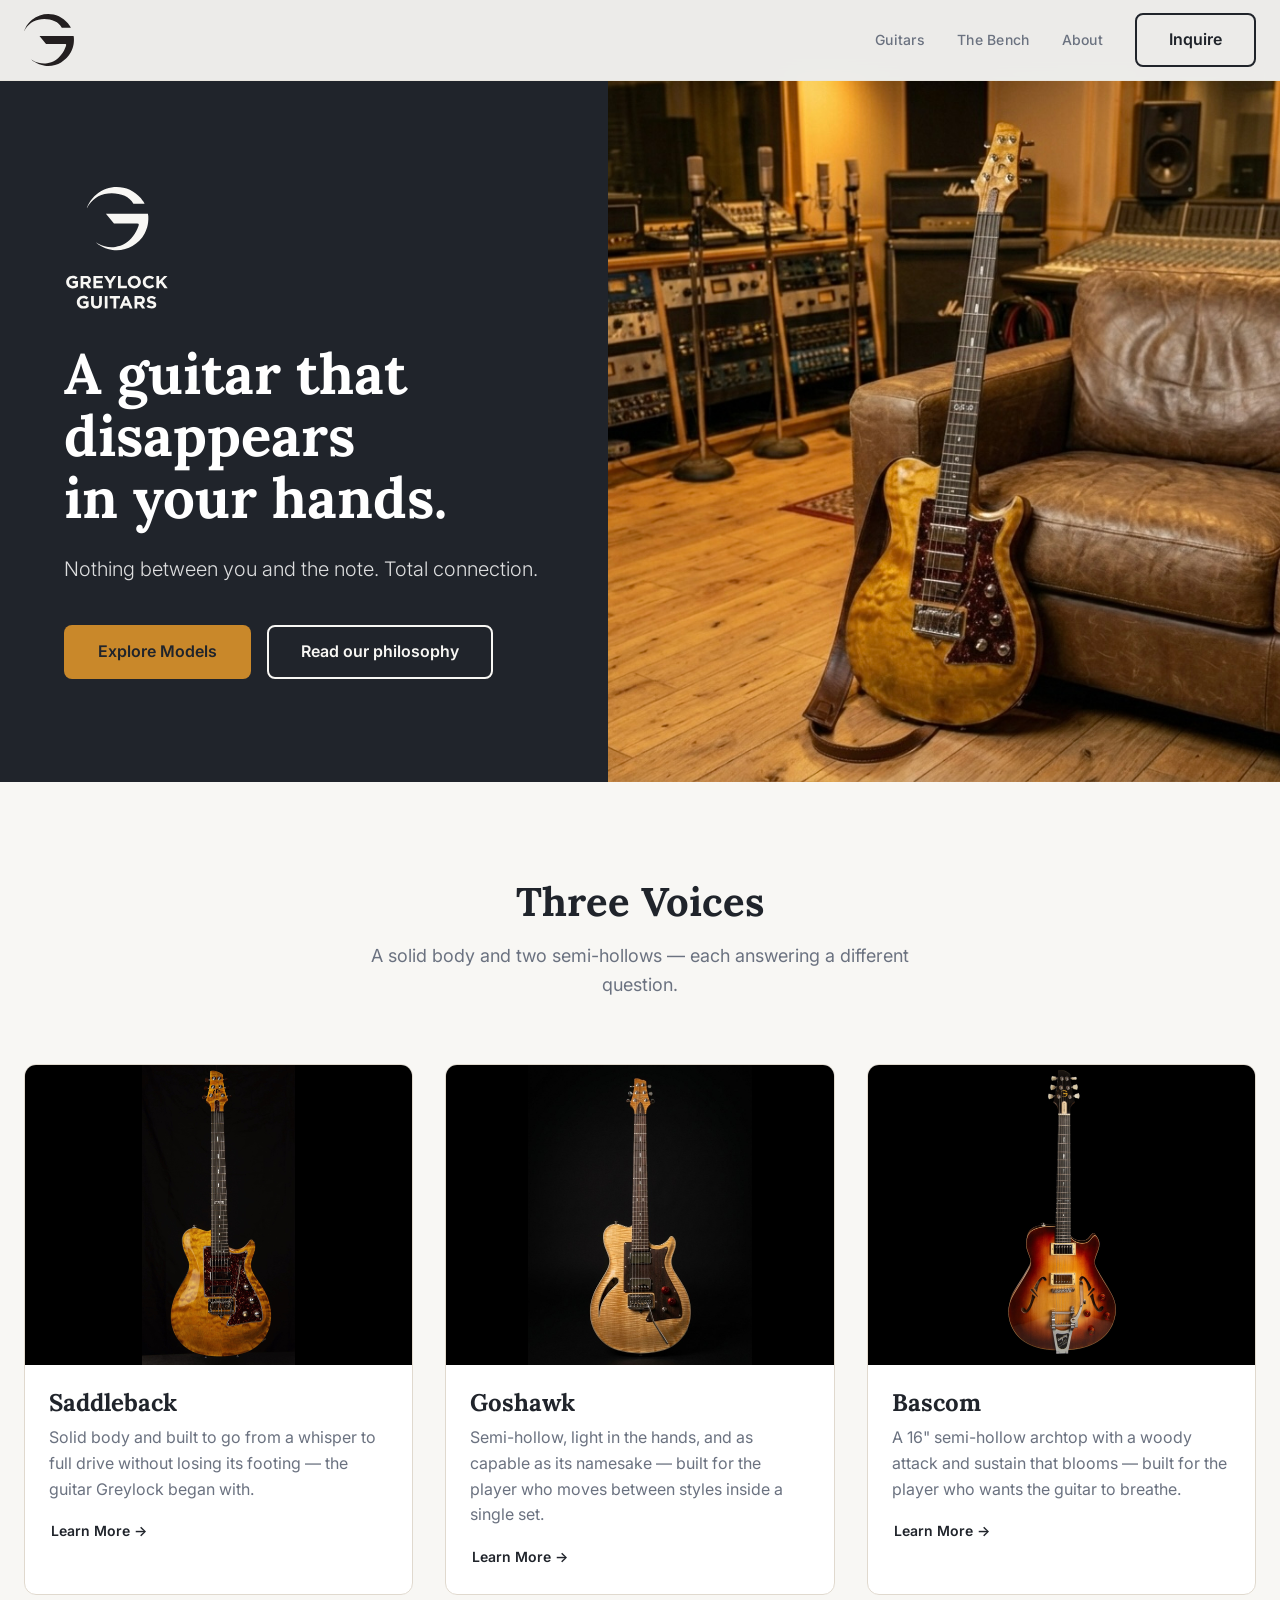
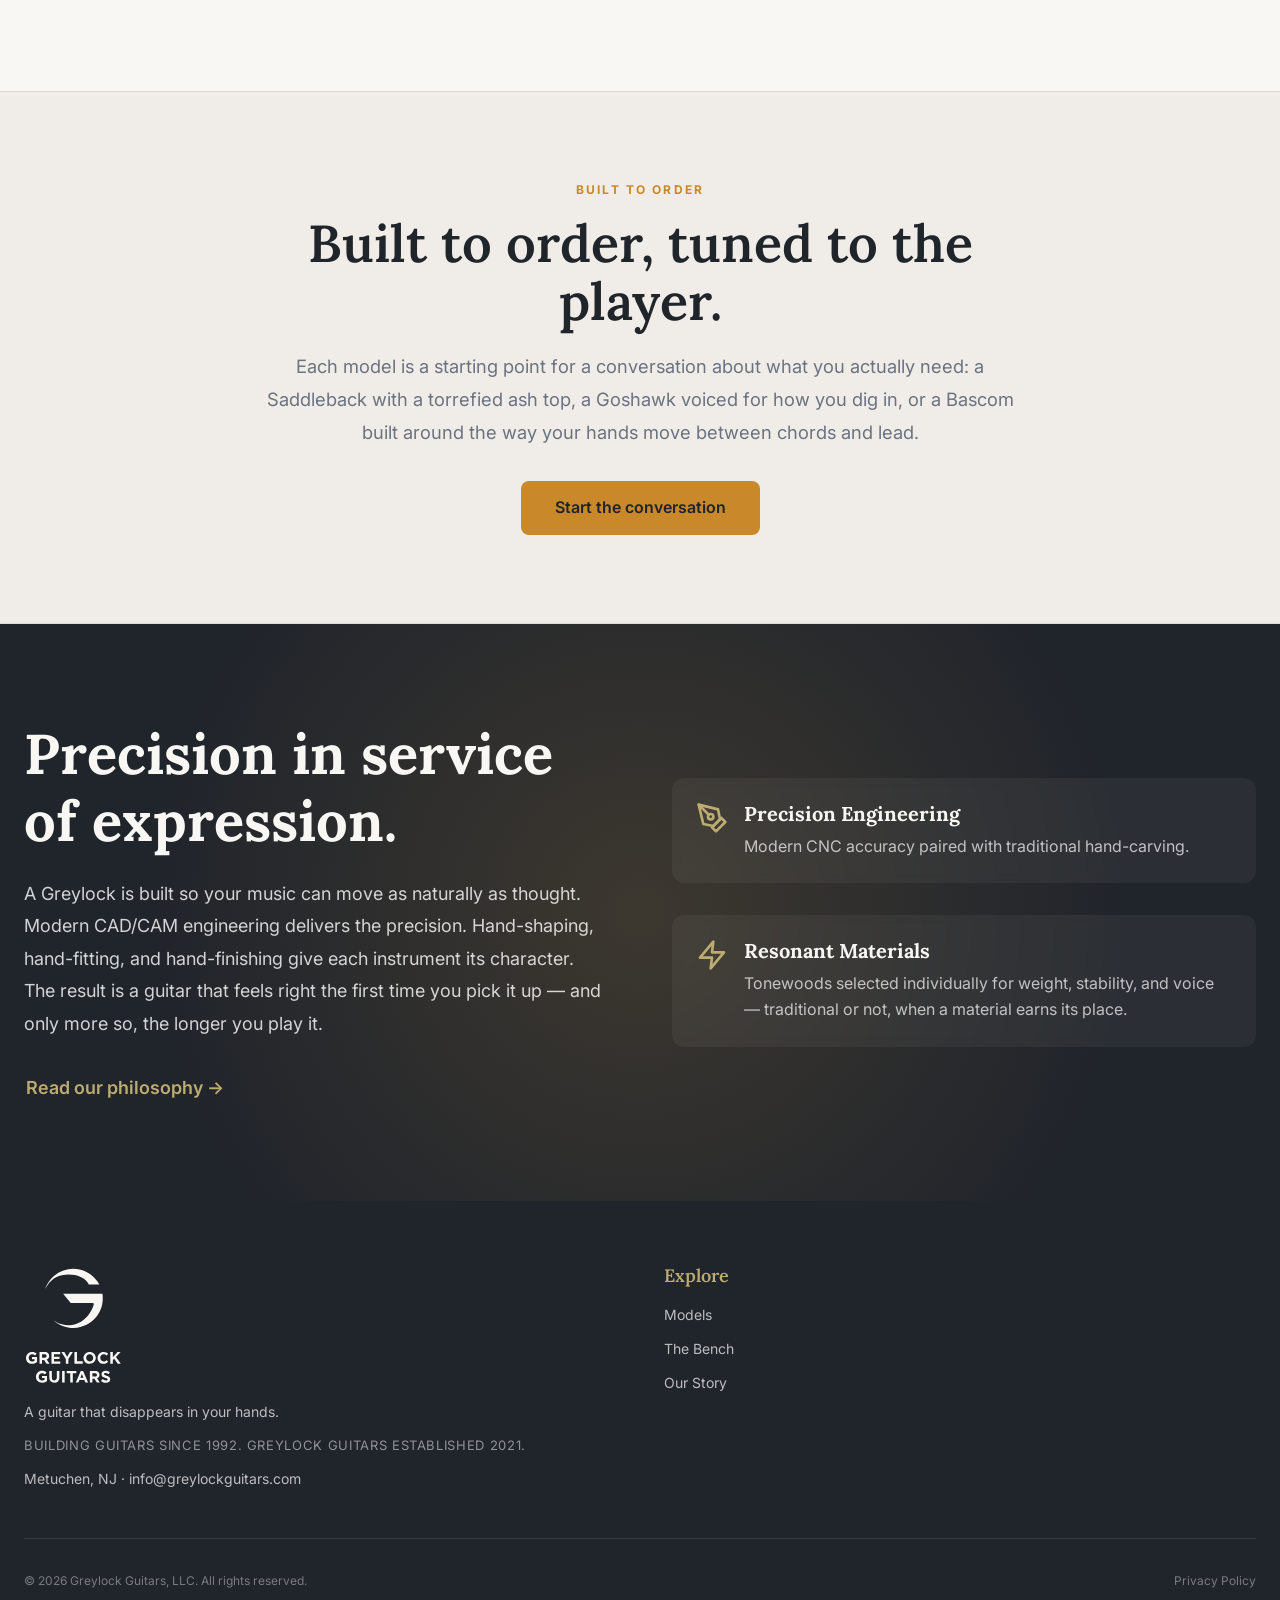
<file: index.html>
<!DOCTYPE html>
<html lang="en">
<head>
    <meta charset="UTF-8">
    <meta name="viewport" content="width=device-width, initial-scale=1.0">
    <title>Greylock Guitars — Custom electric guitars, Metuchen NJ</title>
    <meta name="description" content="Greylock Guitars builds custom electric guitars in Metuchen, NJ. Solid body and semi-hollow instruments that disappear in your hands.">
    <script type="application/ld+json">
    {
        "@context": "https://schema.org",
        "@type": ["Organization", "LocalBusiness"],
        "name": "Greylock Guitars",
        "email": "info@greylockguitars.com",
        "address": {
            "@type": "PostalAddress",
            "addressLocality": "Metuchen",
            "addressRegion": "NJ",
            "addressCountry": "US"
        }
    }
    </script>
    <link rel="preconnect" href="https://fonts.googleapis.com">
    <link rel="preconnect" href="https://fonts.gstatic.com" crossorigin>
    <link href="https://fonts.googleapis.com/css2?family=Inter:wght@300;400;500;600&family=Lora:ital,wght@0,400;0,500;0,600;0,700;1,400&display=swap" rel="stylesheet">
    <link rel="stylesheet" href="styles.css">
    <link rel="icon" href="favicon.svg" type="image/svg+xml">
    <link rel="icon" href="favicon-32.png" type="image/png" sizes="32x32">
    <link rel="icon" href="favicon.ico" sizes="48x48">
    <link rel="apple-touch-icon" href="apple-touch-icon.png">
</head>
<body>
    <!-- Navigation -->
    <nav class="nav">
        <div class="nav-container">
            <a href="index.html" class="logo"><img src="logo.svg" alt="Greylock Guitars" class="logo-img"></a>

            <div class="nav-links" id="navLinks">
                <a href="index.html#models" class="nav-link">Guitars</a>
                <a href="bench.html" class="nav-link">The Bench</a>
                <a href="about.html" class="nav-link">About</a>
                <a href="contact.html" class="btn btn-outline">Inquire</a>
            </div>

            <button class="mobile-menu-btn" id="mobileMenuBtn" aria-label="Toggle menu">
                <span class="hamburger"></span>
            </button>
        </div>
    </nav>

    <!-- Hero Section -->
    <section class="hero hero--split">
        <div class="hero-content fade-in">
            <img src="logo-stacked-light.svg" alt="" class="hero-logo">
            <h1 class="hero-title">A guitar that disappears<br>in your hands.</h1>
            <p class="hero-subtitle">Nothing between you and the note. Total connection.</p>
            <div class="hero-buttons">
                <a href="index.html#models" class="btn btn-primary">Explore Models</a>
                <a href="about.html" class="btn btn-secondary">Read our philosophy</a>
            </div>
        </div>
        <figure class="hero-photo"><img src="attached_assets/hero.jpg" alt="A Greylock guitar leaning against a leather sofa in a recording studio, racks of vintage gear behind it"></figure>
    </section>

    <!-- Featured Models Section -->
    <section class="section" id="models">
        <div class="container">
            <div class="section-header">
                <h2 class="section-title">Three Voices</h2>
                <p class="section-subtitle">A solid body and two semi-hollows — each answering a different question.</p>
            </div>

            <div class="guitar-grid">
                <!-- Saddleback -->
                <div class="guitar-card">
                    <a href="saddleback.html" class="guitar-card-image" aria-label="Saddleback">
                        <img src="attached_assets/2024-greylock-first-look.jpeg" alt="Saddleback in amber quilted maple">
                    </a>
                    <div class="guitar-card-content">
                        <h3 class="guitar-card-title">Saddleback</h3>
                        <p class="guitar-card-desc">Solid body and built to go from a whisper to full drive without losing its footing — the guitar Greylock began with.</p>
                        <a href="saddleback.html" class="btn btn-text">Learn More →</a>
                    </div>
                </div>

                <!-- Goshawk -->
                <div class="guitar-card">
                    <a href="goshawk.html" class="guitar-card-image" aria-label="Goshawk">
                        <img src="attached_assets/goshawk-1.jpg" alt="Goshawk semi-hollow in natural flame maple with rosewood pickguard">
                    </a>
                    <div class="guitar-card-content">
                        <h3 class="guitar-card-title">Goshawk</h3>
                        <p class="guitar-card-desc">Semi-hollow, light in the hands, and as capable as its namesake — built for the player who moves between styles inside a single set.</p>
                        <a href="goshawk.html" class="btn btn-text">Learn More →</a>
                    </div>
                </div>

                <!-- Bascom -->
                <div class="guitar-card">
                    <a href="bascom.html" class="guitar-card-image" aria-label="Bascom">
                        <img src="attached_assets/bascom-2.jpg" alt="Bascom semi-hollow archtop in tobacco sunburst with Bigsby tremolo">
                    </a>
                    <div class="guitar-card-content">
                        <h3 class="guitar-card-title">Bascom</h3>
                        <p class="guitar-card-desc">A 16&quot; semi-hollow archtop with a woody attack and sustain that blooms — built for the player who wants the guitar to breathe.</p>
                        <a href="bascom.html" class="btn btn-text">Learn More →</a>
                    </div>
                </div>
            </div>
        </div>
    </section>

    <!-- Built to Order -->
    <section class="order-band">
        <div class="container">
            <div class="order-band-inner">
                <p class="bench-kicker">Built to order</p>
                <h2 class="order-band-title">Built to order, tuned to the player.</h2>
                <p class="order-band-text">
                    Each model is a starting point for a conversation about what you actually need: a Saddleback with a torrefied ash top, a Goshawk voiced for how you dig in, or a Bascom built around the way your hands move between chords and lead.
                </p>
                <a href="contact.html" class="btn btn-primary">Start the conversation</a>
            </div>
        </div>
    </section>

    <!-- Value Prop Section -->
    <section class="section section-dark">
        <div class="section-dark-overlay"></div>
        <div class="container">
            <div class="two-column">
                <div>
                    <h2 class="section-title-large">Precision in service of expression.</h2>
                    <p class="section-text">
                        A Greylock is built so your music can move as naturally as thought. Modern CAD/CAM engineering delivers the precision.
                        Hand-shaping, hand-fitting, and hand-finishing give each instrument its character. The result is a guitar that
                        feels right the first time you pick it up — and only more so, the longer you play it.
                    </p>
                    <a href="about.html" class="btn btn-link">Read our philosophy →</a>
                </div>

                <div class="features-grid">
                    <!-- Feature 1 -->
                    <div class="feature-card">
                        <div class="feature-icon">
                            <svg xmlns="http://www.w3.org/2000/svg" width="32" height="32" viewBox="0 0 24 24" fill="none" stroke="currentColor" stroke-width="2" stroke-linecap="round" stroke-linejoin="round">
                                <path d="M12 19l7-7 3 3-7 7-3-3z"></path>
                                <path d="M18 13l-1.5-7.5L2 2l3.5 14.5L13 18l5-5z"></path>
                                <path d="M2 2l7.586 7.586"></path>
                                <circle cx="11" cy="11" r="2"></circle>
                            </svg>
                        </div>
                        <div>
                            <h3 class="feature-title">Precision Engineering</h3>
                            <p class="feature-desc">Modern CNC accuracy paired with traditional hand-carving.</p>
                        </div>
                    </div>

                    <!-- Feature 2 -->
                    <div class="feature-card">
                        <div class="feature-icon">
                            <svg xmlns="http://www.w3.org/2000/svg" width="32" height="32" viewBox="0 0 24 24" fill="none" stroke="currentColor" stroke-width="2" stroke-linecap="round" stroke-linejoin="round">
                                <polygon points="13 2 3 14 12 14 11 22 21 10 12 10 13 2"></polygon>
                            </svg>
                        </div>
                        <div>
                            <h3 class="feature-title">Resonant Materials</h3>
                            <p class="feature-desc">Tonewoods selected individually for weight, stability, and voice — traditional or not, when a material earns its place.</p>
                        </div>
                    </div>
                </div>
            </div>
        </div>
    </section>

    <!-- Footer -->
    <footer class="footer">
        <div class="container">
            <div class="footer-grid">
                <!-- Brand -->
                <div>
                    <img src="logo-stacked-light.svg" alt="Greylock Guitars" class="footer-logo">
                    <p class="footer-tagline">A guitar that disappears in your hands.</p>
                    <p class="footer-established">Building guitars since 1992. Greylock Guitars established 2021.</p>
                    <p class="footer-location">Metuchen, NJ · <a href="mailto:info@greylockguitars.com">info@greylockguitars.com</a></p>
                </div>

                <!-- Links -->
                <div>
                    <h4 class="footer-heading">Explore</h4>
                    <ul class="footer-links">
                        <li><a href="index.html#models">Models</a></li>
                        <li><a href="bench.html">The Bench</a></li>
                        <li><a href="about.html">Our Story</a></li>
                    </ul>
                </div>

                <!-- Contact -->
            </div>

            <div class="footer-bottom">
                <p>&copy; 2026 Greylock Guitars, LLC. All rights reserved.</p>
                <div class="footer-legal">
                    <a href="privacy.html">Privacy Policy</a>
                </div>
            </div>
        </div>
    </footer>

    <script src="script.js"></script>
</body>
</html>
</file>
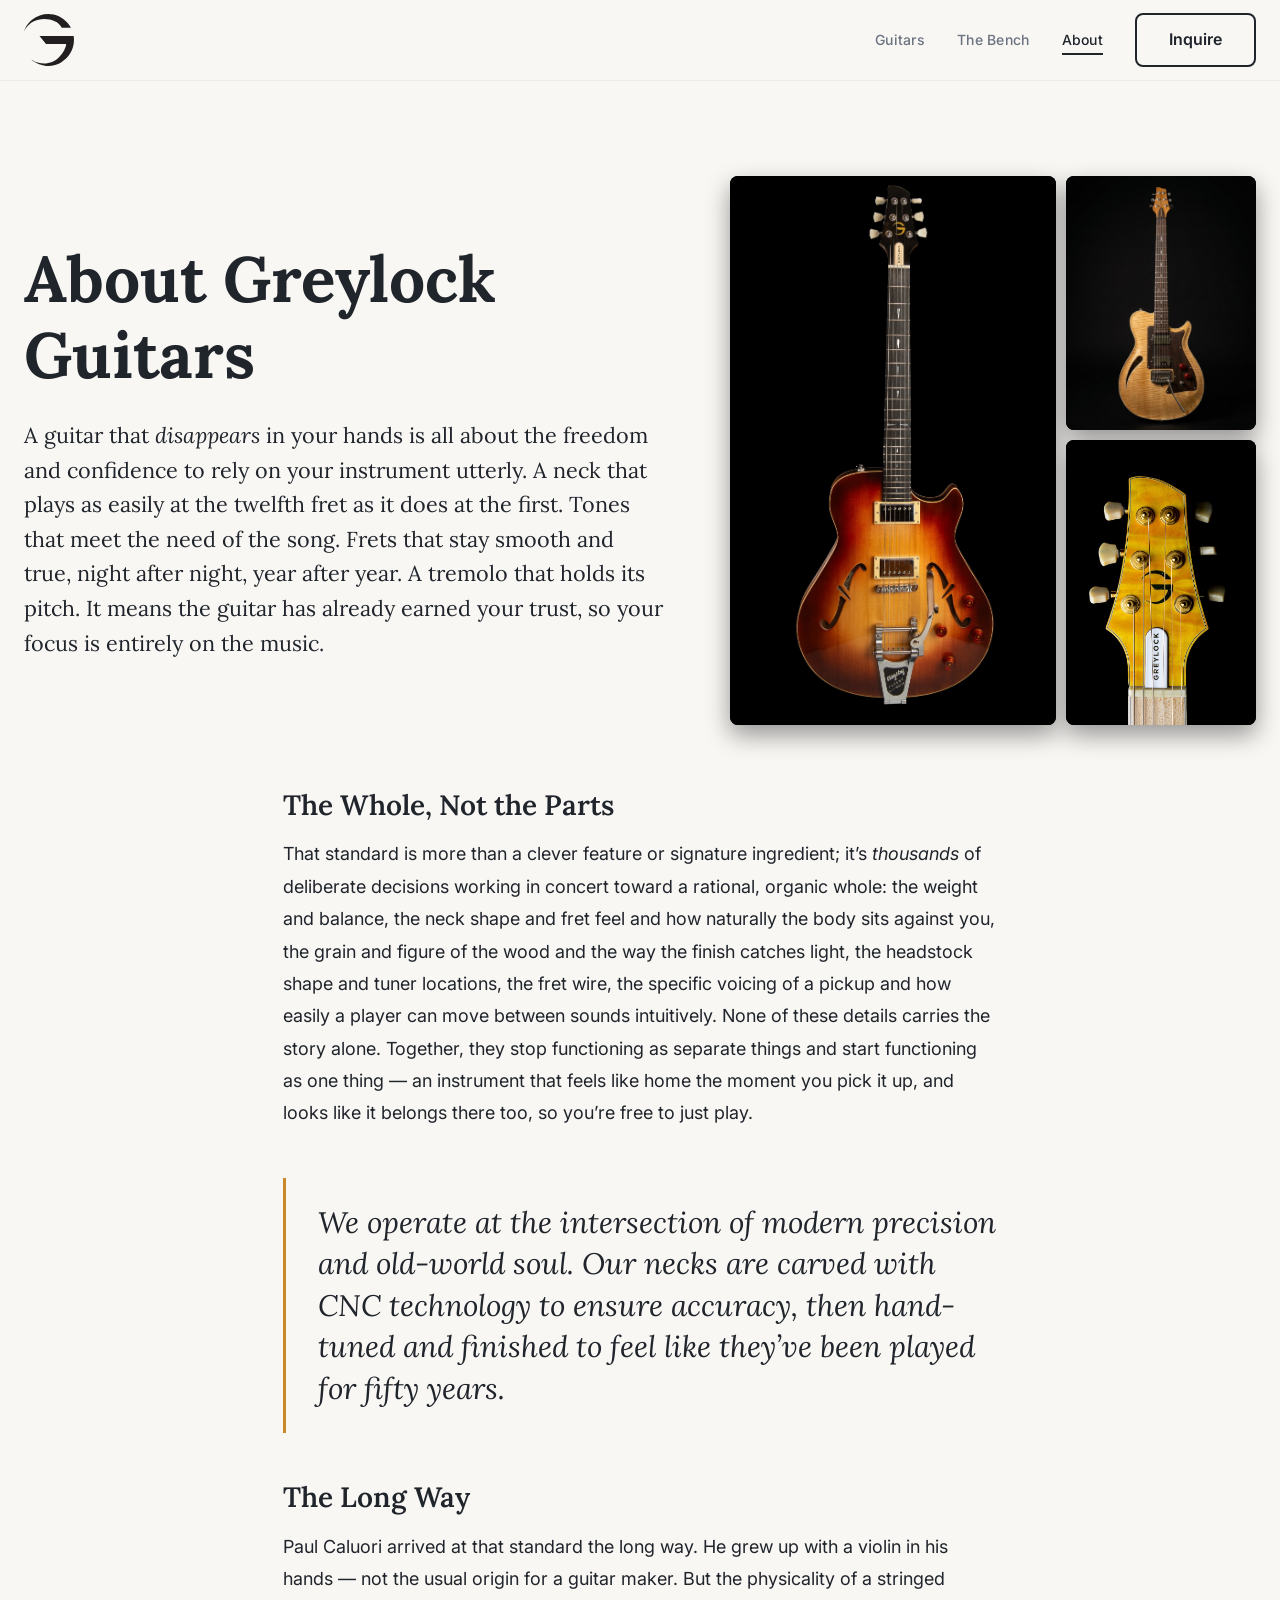
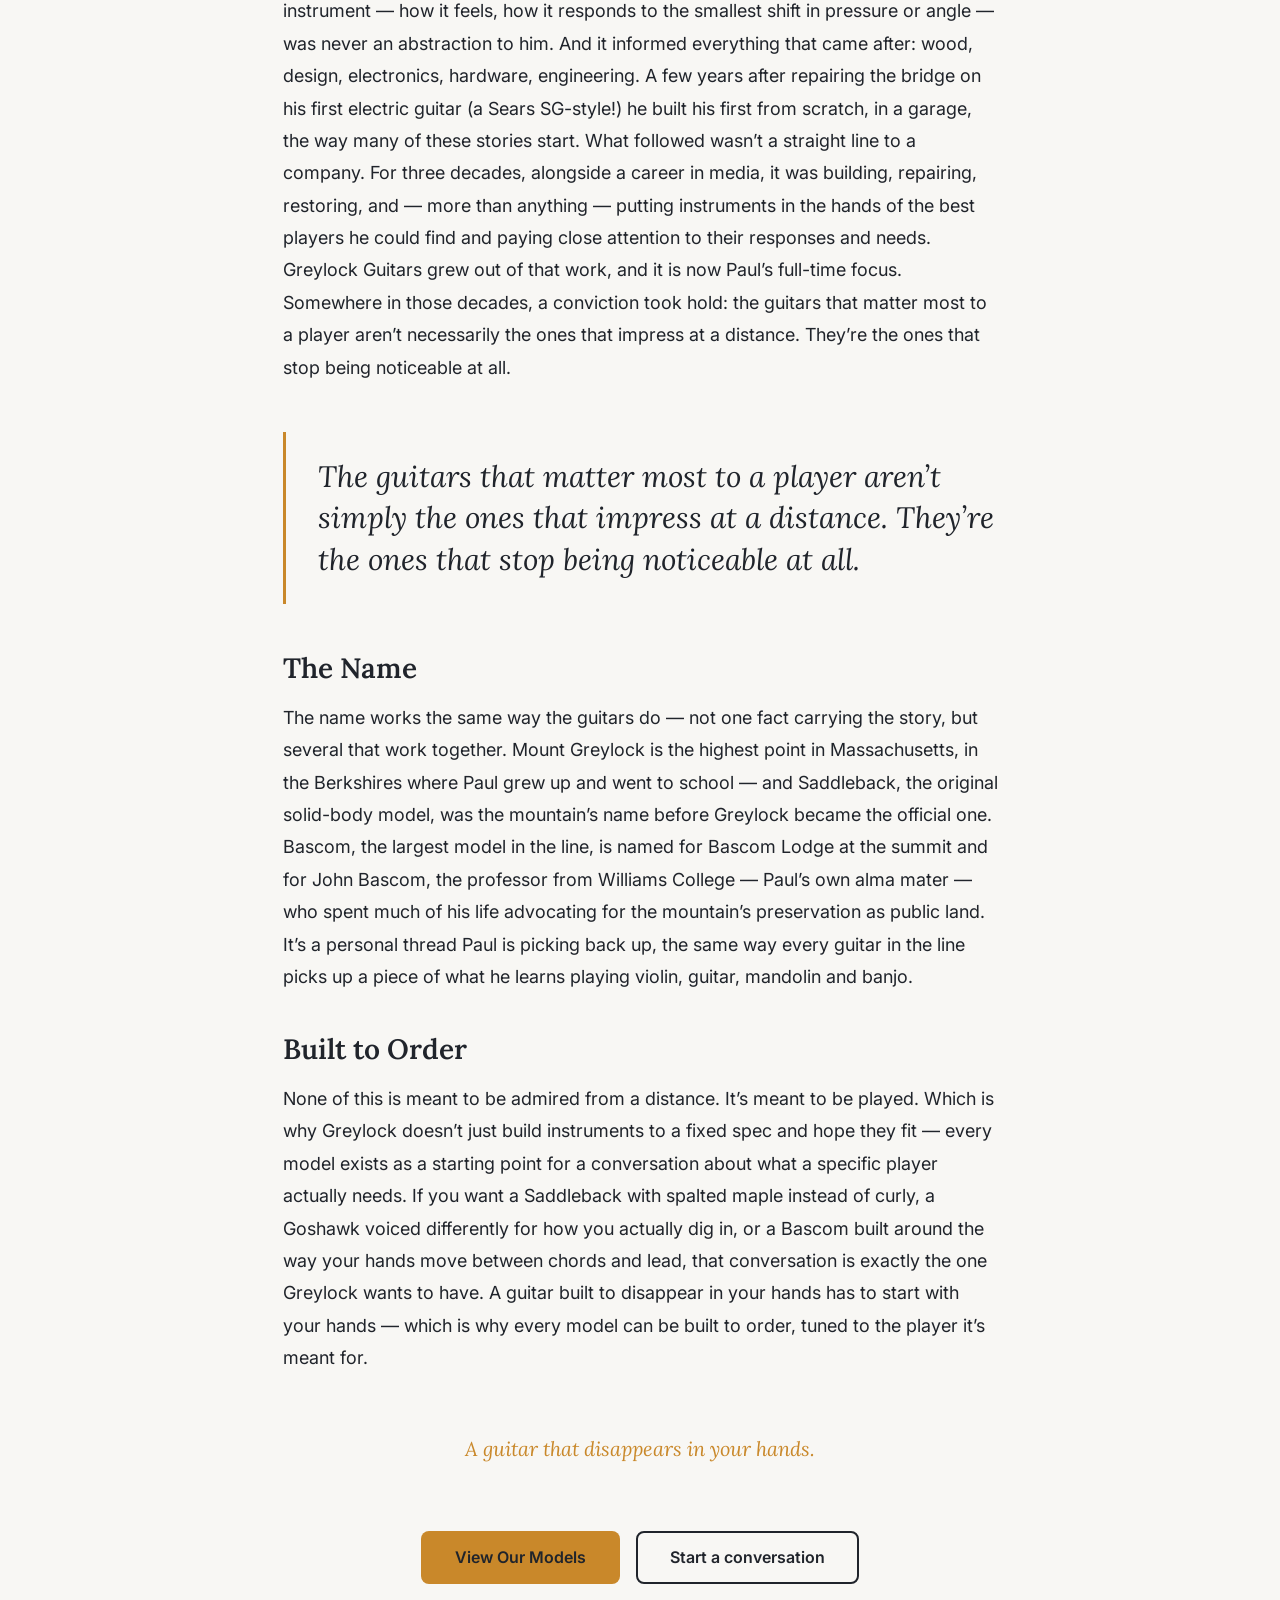
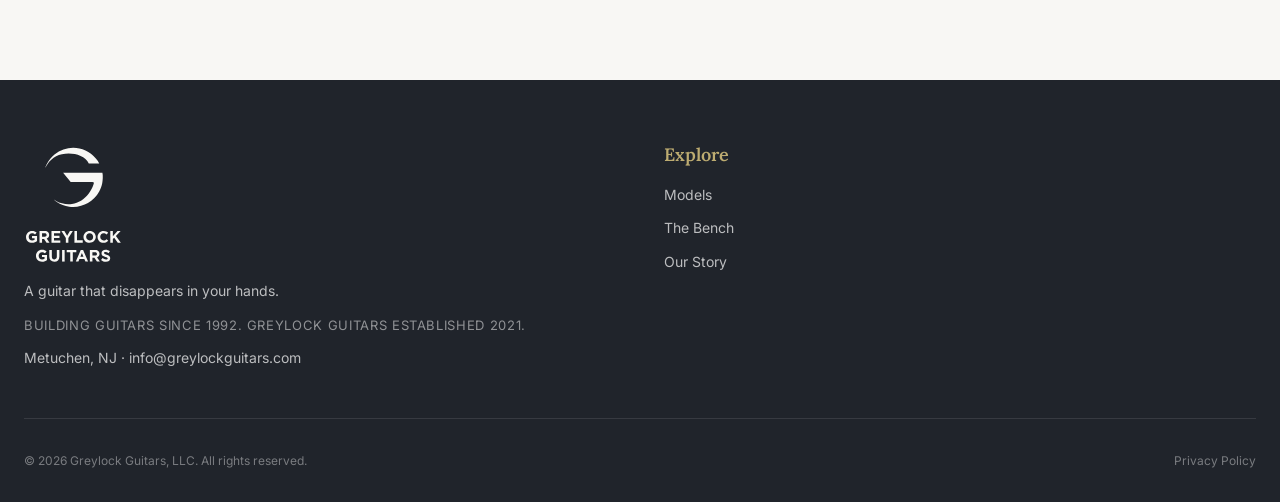
<file: about.html>
<!DOCTYPE html>
<html lang="en">
<head>
    <meta charset="UTF-8">
    <meta name="viewport" content="width=device-width, initial-scale=1.0">
    <title>About - Greylock Guitars</title>
    <meta name="description" content="Greylock guitars are built from thousands of deliberate decisions working as one. Meet the builder and the story behind the name.">
    <link rel="preconnect" href="https://fonts.googleapis.com">
    <link rel="preconnect" href="https://fonts.gstatic.com" crossorigin>
    <link href="https://fonts.googleapis.com/css2?family=Inter:wght@300;400;500;600&family=Lora:ital,wght@0,400;0,500;0,600;0,700;1,400&display=swap" rel="stylesheet">
    <link rel="stylesheet" href="styles.css">
    <link rel="icon" href="favicon.svg" type="image/svg+xml">
    <link rel="icon" href="favicon-32.png" type="image/png" sizes="32x32">
    <link rel="icon" href="favicon.ico" sizes="48x48">
    <link rel="apple-touch-icon" href="apple-touch-icon.png">
</head>
<body>
    <!-- Navigation -->
    <nav class="nav">
        <div class="nav-container">
            <a href="index.html" class="logo"><img src="logo.svg" alt="Greylock Guitars" class="logo-img"></a>

            <div class="nav-links" id="navLinks">
                <a href="index.html#models" class="nav-link">Guitars</a>
                <a href="bench.html" class="nav-link">The Bench</a>
                <a href="about.html" class="nav-link active">About</a>
                <a href="contact.html" class="btn btn-outline">Inquire</a>
            </div>

            <button class="mobile-menu-btn" id="mobileMenuBtn" aria-label="Toggle menu">
                <span class="hamburger"></span>
            </button>
        </div>
    </nav>

    <!-- Page Content -->
    <div style="padding-top: 80px;">
        <section class="section">
            <div class="container">
                <div class="about-hero">
                    <div class="about-hero-text">
                        <h1 class="page-title">About Greylock Guitars</h1>
                        <p class="about-lede">
                            A guitar that <em>disappears</em> in your hands is all about the freedom and confidence to rely on your instrument utterly. A neck that plays as easily at the twelfth fret as it does at the first. Tones that meet the need of the song. Frets that stay smooth and true, night after night, year after year. A tremolo that holds its pitch. It means the guitar has already earned your trust, so your focus is entirely on the music.
                        </p>
                    </div>
                    <div class="bench-collage bench-collage-trio" aria-label="Photos of Greylock guitars">
                        <figure class="trio-tall"><img src="attached_assets/bascom-2.jpg" alt="Bascom semi-hollow archtop in tobacco sunburst with a Bigsby tremolo"></figure>
                        <div class="bench-collage-col">
                            <figure style="aspect-ratio: 896 / 1195"><img src="attached_assets/goshawk-1.jpg" alt="Goshawk semi-hollow in natural flame maple with rosewood pickguard"></figure>
                            <figure style="aspect-ratio: 725 / 1086"><img src="attached_assets/collage-headstock.jpg" alt="Amber quilted maple headstock with gold tuners and a Greylock inlay"></figure>
                        </div>
                </div>
                </div>

                <!-- Content -->
                <div class="prose">

                    <h3>The Whole, Not the Parts</h3>
                    <p>
                        That standard is more than a clever feature or signature ingredient; it’s <em>thousands</em> of deliberate decisions working in concert toward a rational, organic whole: the weight and balance, the neck shape and fret feel and how naturally the body sits against you, the grain and figure of the wood and the way the finish catches light, the headstock shape and tuner locations, the fret wire, the specific voicing of a pickup and how easily a player can move between sounds intuitively. None of these details carries the story alone. Together, they stop functioning as separate things and start functioning as one thing — an instrument that feels like home the moment you pick it up, and looks like it belongs there too, so you’re free to just play.
                    </p>

                    <blockquote class="pull-quote">
                        <p>We operate at the intersection of modern precision and old-world soul. Our necks are carved with CNC technology to ensure accuracy, then hand-tuned and finished to feel like they’ve been played for fifty years.</p>
                    </blockquote>

                    <h3>The Long Way</h3>
                    <p>
                        Paul Caluori arrived at that standard the long way. He grew up with a violin in his hands — not the usual origin for a guitar maker. But the physicality of a stringed instrument — how it feels, how it responds to the smallest shift in pressure or angle — was never an abstraction to him. And it informed everything that came after: wood, design, electronics, hardware, engineering. A few years after repairing the bridge on his first electric guitar (a Sears SG-style!) he built his first from scratch, in a garage, the way many of these stories start. What followed wasn’t a straight line to a company. For three decades, alongside a career in media, it was building, repairing, restoring, and — more than anything — putting instruments in the hands of the best players he could find and paying close attention to their responses and needs. Greylock Guitars grew out of that work, and it is now Paul’s full-time focus. Somewhere in those decades, a conviction took hold: the guitars that matter most to a player aren’t necessarily the ones that impress at a distance. They’re the ones that stop being noticeable at all.
                    </p>

                    <blockquote class="pull-quote">
                        <p>The guitars that matter most to a player aren’t simply the ones that impress at a distance. They’re the ones that stop being noticeable at all.</p>
                    </blockquote>

                    <h3>The Name</h3>
                    <p>
                        The name works the same way the guitars do — not one fact carrying the story, but several that work together. Mount Greylock is the highest point in Massachusetts, in the Berkshires where Paul grew up and went to school — and Saddleback, the original solid-body model, was the mountain’s name before Greylock became the official one. Bascom, the largest model in the line, is named for Bascom Lodge at the summit and for John Bascom, the professor from Williams College — Paul’s own alma mater — who spent much of his life advocating for the mountain’s preservation as public land. It’s a personal thread Paul is picking back up, the same way every guitar in the line picks up a piece of what he learns playing violin, guitar, mandolin and banjo.
                    </p>

                    <h3>Built to Order</h3>
                    <p>
                        None of this is meant to be admired from a distance. It’s meant to be played. Which is why Greylock doesn’t just build instruments to a fixed spec and hope they fit — every model exists as a starting point for a conversation about what a specific player actually needs. If you want a Saddleback with spalted maple instead of curly, a Goshawk voiced differently for how you actually dig in, or a Bascom built around the way your hands move between chords and lead, that conversation is exactly the one Greylock wants to have. A guitar built to disappear in your hands has to start with your hands — which is why every model can be built to order, tuned to the player it’s meant for.
                    </p>

                    <p class="model-tagline">A guitar that disappears in your hands.</p>
                </div>

                <div class="page-actions">
                    <a href="index.html#models" class="btn btn-primary">View Our Models</a>
                    <a href="contact.html" class="btn btn-outline">Start a conversation</a>
                </div>
            </div>
        </section>
    </div>

    <!-- Footer -->
    <footer class="footer">
        <div class="container">
            <div class="footer-grid">
                <div>
                    <img src="logo-stacked-light.svg" alt="Greylock Guitars" class="footer-logo">
                    <p class="footer-tagline">A guitar that disappears in your hands.</p>
                    <p class="footer-established">Building guitars since 1992. Greylock Guitars established 2021.</p>
                    <p class="footer-location">Metuchen, NJ · <a href="mailto:info@greylockguitars.com">info@greylockguitars.com</a></p>
                </div>

                <div>
                    <h4 class="footer-heading">Explore</h4>
                    <ul class="footer-links">
                        <li><a href="index.html#models">Models</a></li>
                        <li><a href="bench.html">The Bench</a></li>
                        <li><a href="about.html">Our Story</a></li>
                    </ul>
                </div>
            </div>

            <div class="footer-bottom">
                <p>&copy; 2026 Greylock Guitars, LLC. All rights reserved.</p>
                <div class="footer-legal">
                    <a href="privacy.html">Privacy Policy</a>
                </div>
            </div>
        </div>
    </footer>

    <script src="script.js"></script>
</body>
</html>
</file>
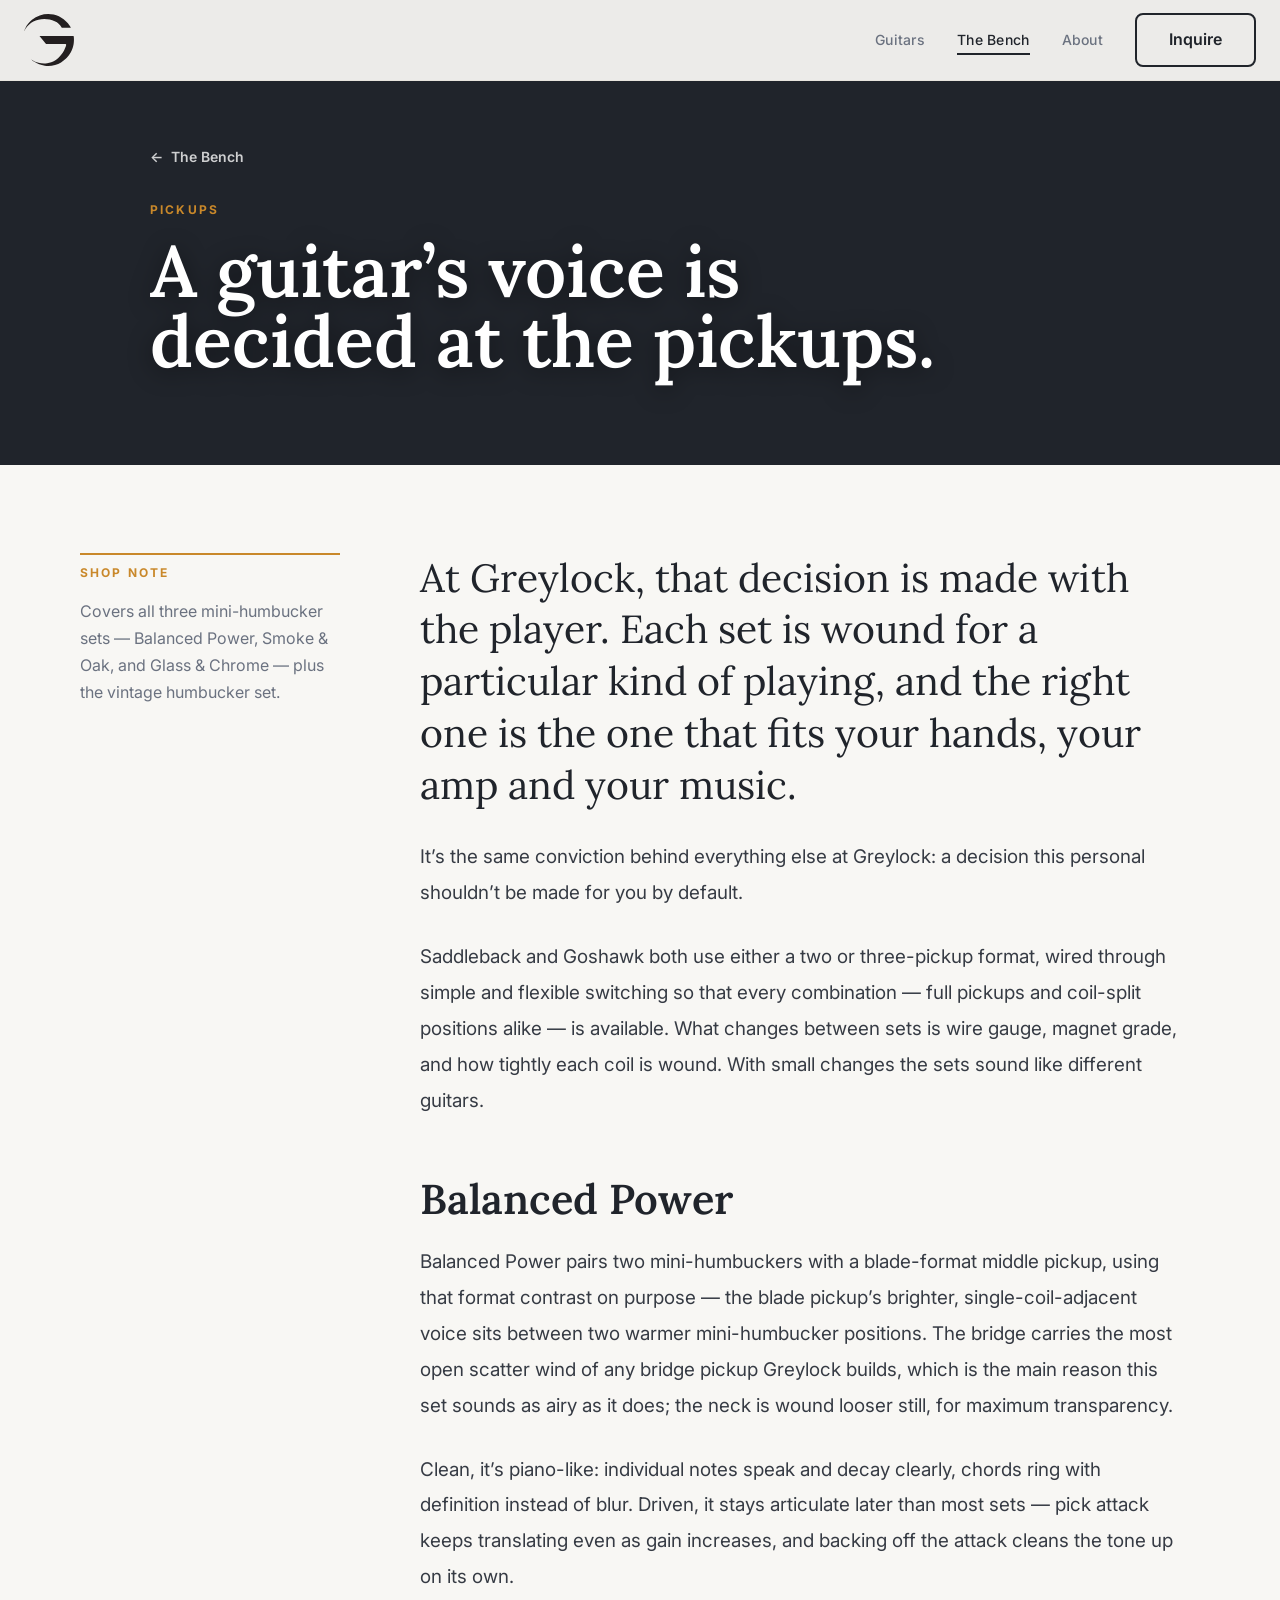
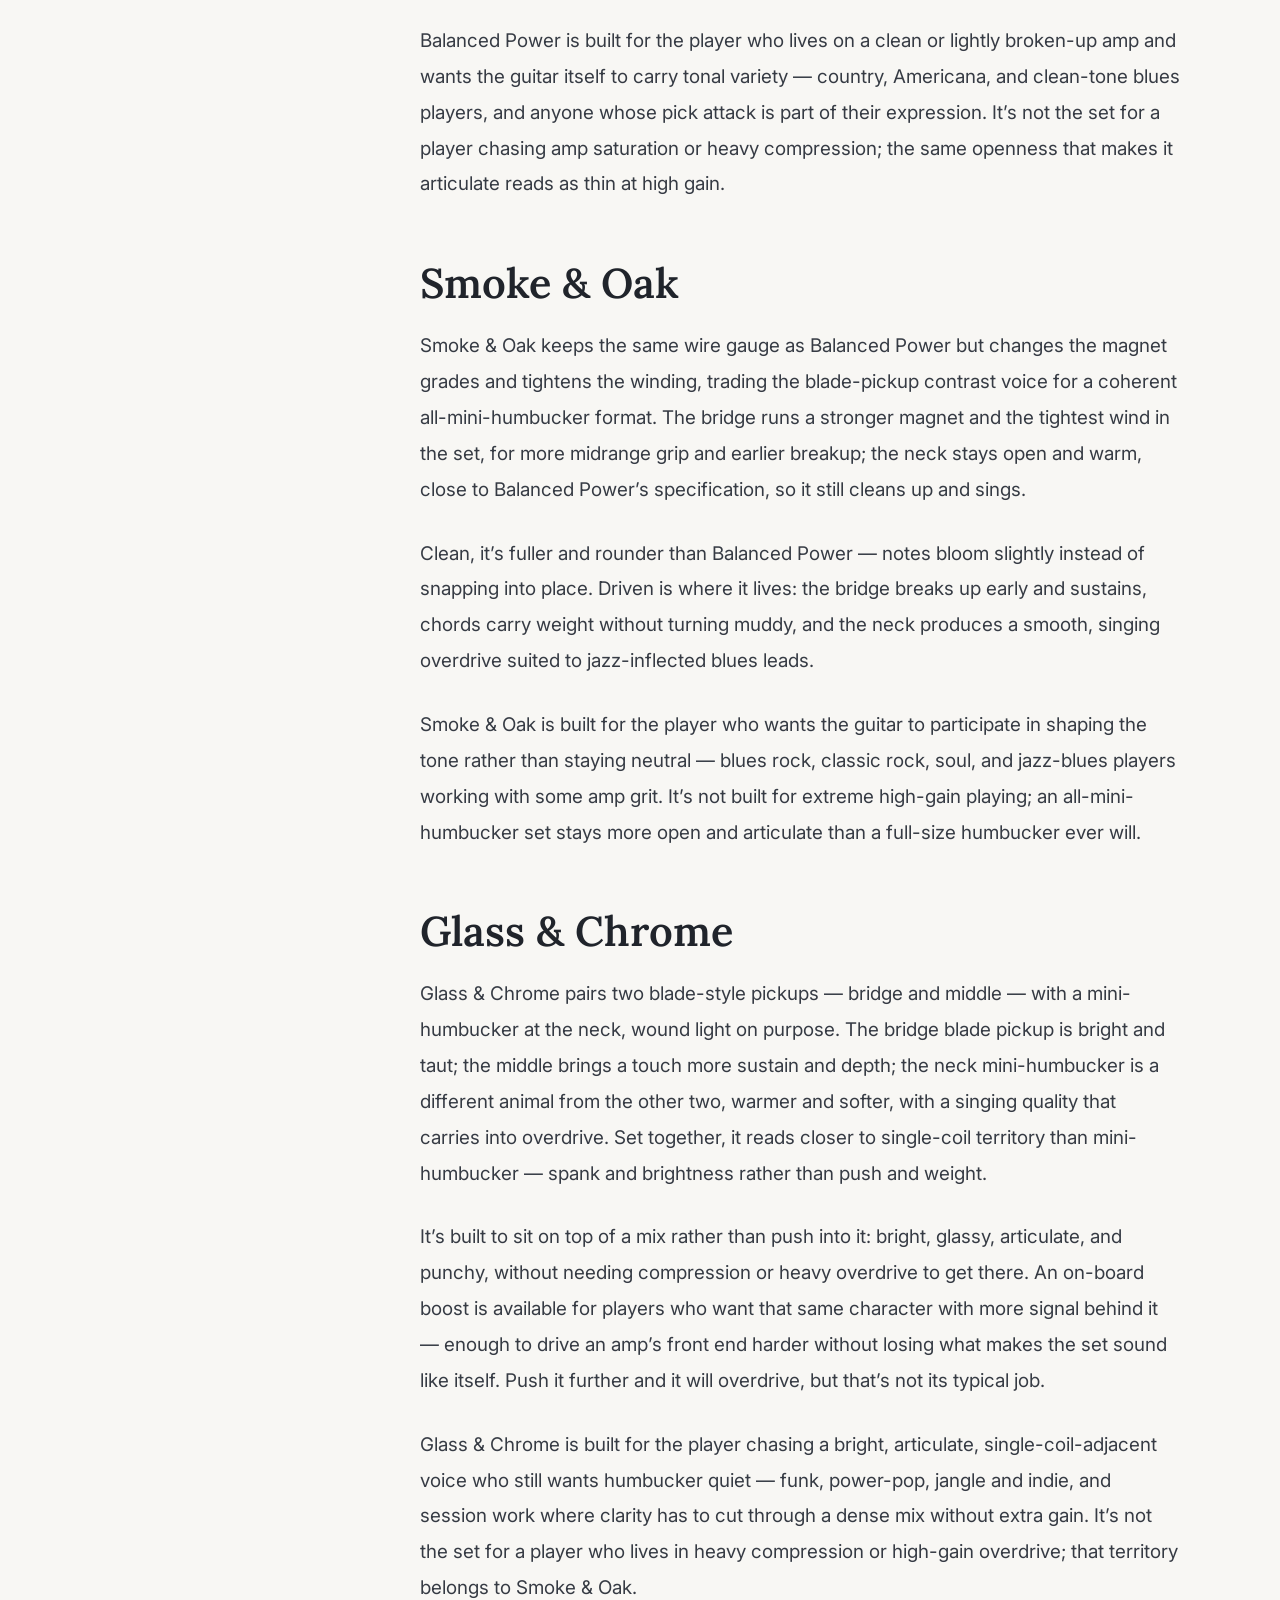
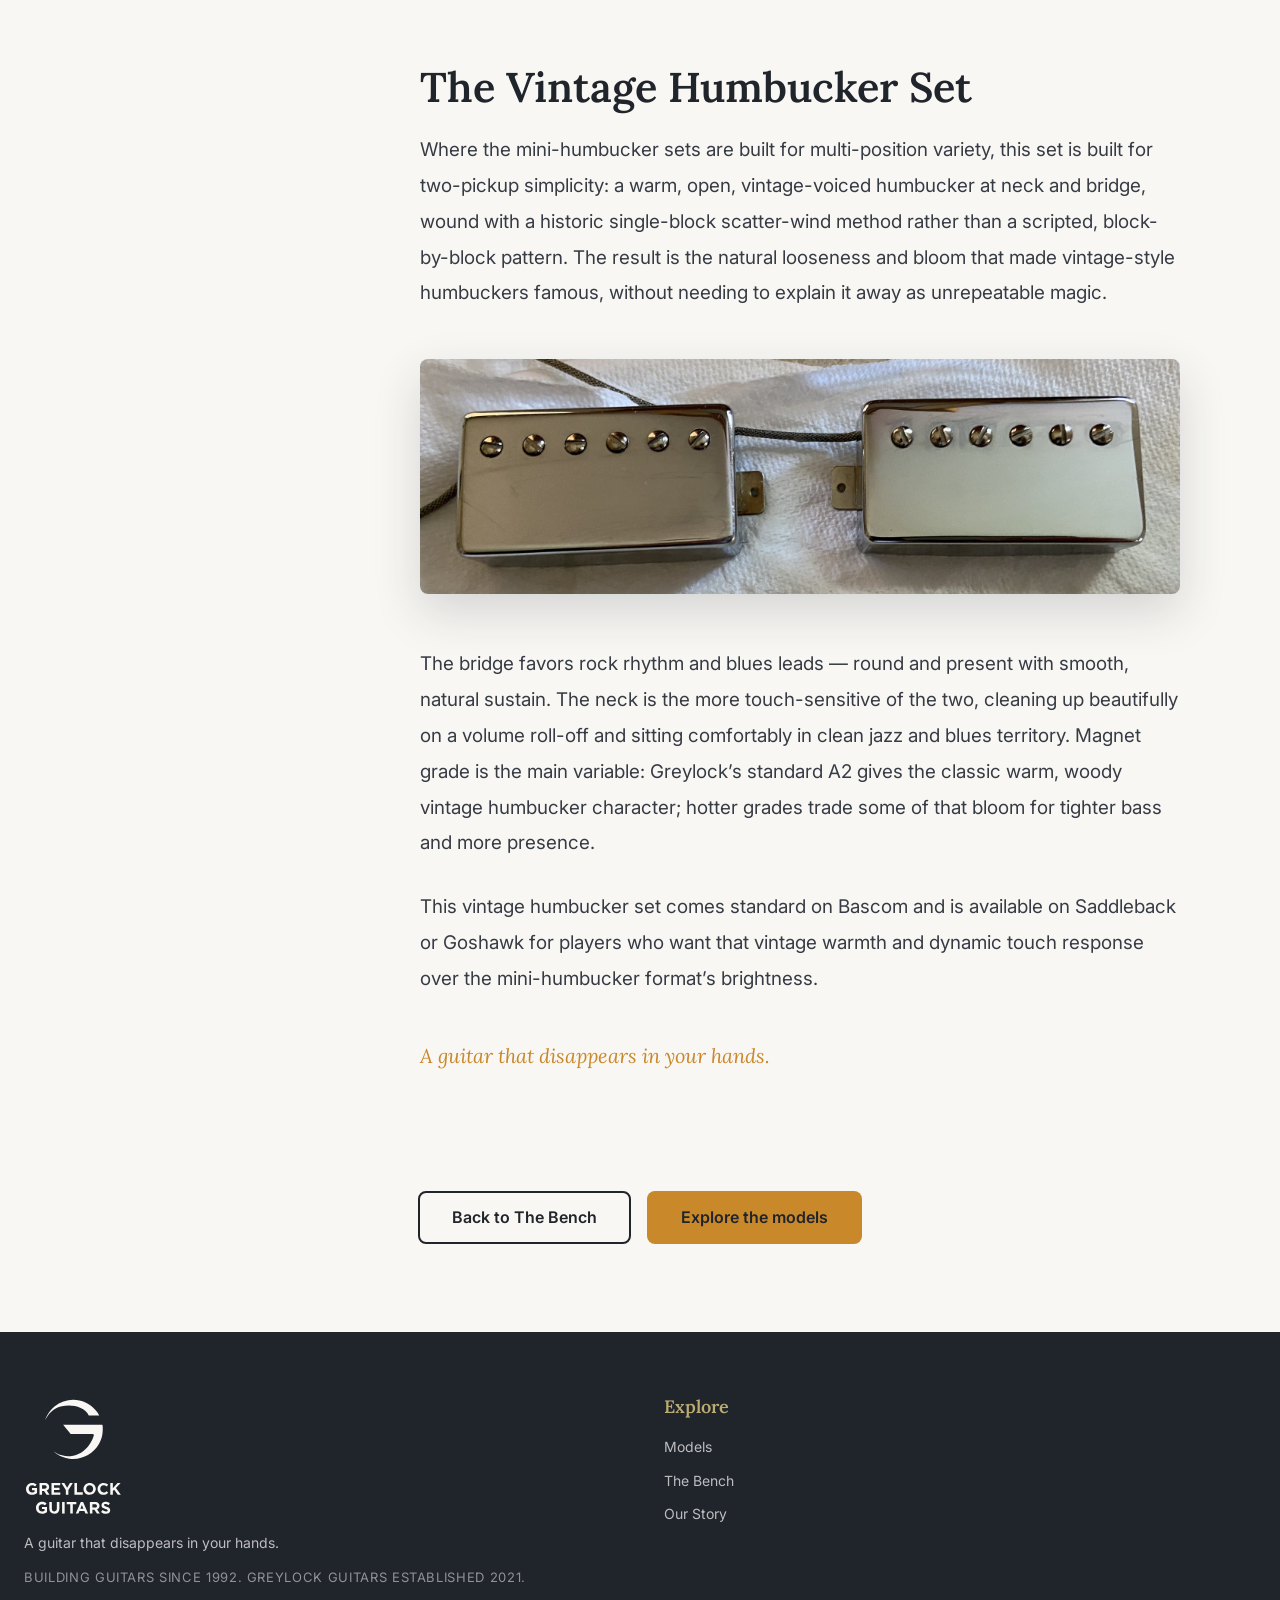
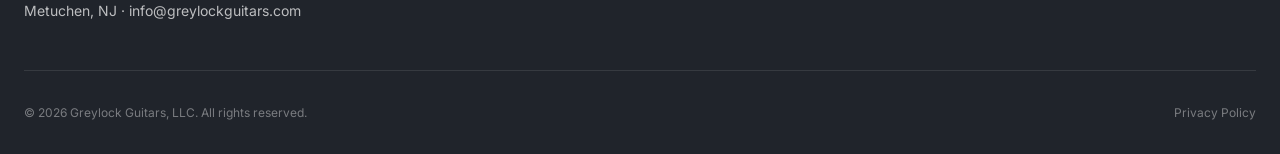
<file: bench-pickups.html>
<!DOCTYPE html>
<html lang="en">
<head>
    <meta charset="UTF-8">
    <meta name="viewport" content="width=device-width, initial-scale=1.0">
    <title>Pickups - Greylock Guitars</title>
    <meta name="description" content="Balanced Power, Smoke &amp; Oak, Glass &amp; Chrome and the vintage humbucker set: how Greylock thinks about pickups.">
    <link rel="preconnect" href="https://fonts.googleapis.com">
    <link rel="preconnect" href="https://fonts.gstatic.com" crossorigin>
    <link href="https://fonts.googleapis.com/css2?family=Inter:wght@300;400;500;600&family=Lora:ital,wght@0,400;0,500;0,600;0,700;1,400&display=swap" rel="stylesheet">
    <link rel="stylesheet" href="styles.css?v=reactive-finish">
    <link rel="icon" href="favicon.svg" type="image/svg+xml">
    <link rel="icon" href="favicon-32.png" type="image/png" sizes="32x32">
    <link rel="icon" href="favicon.ico" sizes="48x48">
    <link rel="apple-touch-icon" href="apple-touch-icon.png">
</head>
<body>
    <!-- Navigation -->
    <nav class="nav">
        <div class="nav-container">
            <a href="index.html" class="logo"><img src="logo.svg" alt="Greylock Guitars" class="logo-img"></a>

            <div class="nav-links" id="navLinks">
                <a href="index.html#models" class="nav-link">Guitars</a>
                <a href="bench.html" class="nav-link active">The Bench</a>
                <a href="about.html" class="nav-link">About</a>
                <a href="contact.html" class="btn btn-outline">Inquire</a>
            </div>

            <button class="mobile-menu-btn" id="mobileMenuBtn" aria-label="Toggle menu">
                <span class="hamburger"></span>
            </button>
        </div>
    </nav>

    <main class="bench-article-page bench-article-page-plain">
        <article>
            <header class="bench-article-hero">
                <div class="bench-article-hero-content">
                    <a href="bench.html" class="bench-back-link">The Bench</a>
                    <p class="bench-kicker">Pickups</p>
                    <h1>A guitar’s voice is decided at the pickups.</h1>
                </div>
            </header>

            <section class="bench-article-body">
                <div class="bench-article-shell">
                    <aside class="bench-article-aside" aria-label="About this note">
                        <p class="bench-kicker">Shop note</p>
                        <p>Covers all three mini-humbucker sets — Balanced Power, Smoke &amp; Oak, and Glass &amp; Chrome — plus the vintage humbucker set.</p>
                    </aside>
                    <div class="bench-article-copy">
<p class="bench-article-lede">At Greylock, that decision is made with the player. Each set is wound for a particular kind of playing, and the right one is the one that fits your hands, your amp and your music.</p>
                        <p>
                            It’s the same conviction behind everything else at Greylock: a decision this personal shouldn’t be made for you by default.
                        </p>
                        <p>
                            Saddleback and Goshawk both use either a two or three-pickup format, wired through simple and flexible switching so that every combination — full pickups and coil-split positions alike — is available. What changes between sets is wire gauge, magnet grade, and how tightly each coil is wound. With small changes the sets sound like different guitars.
                        </p>
                        <h2>Balanced Power</h2>
                        <p>
                            Balanced Power pairs two mini-humbuckers with a blade-format middle pickup, using that format contrast on purpose — the blade pickup’s brighter, single-coil-adjacent voice sits between two warmer mini-humbucker positions. The bridge carries the most open scatter wind of any bridge pickup Greylock builds, which is the main reason this set sounds as airy as it does; the neck is wound looser still, for maximum transparency.
                        </p>
                        <p>
                            Clean, it’s piano-like: individual notes speak and decay clearly, chords ring with definition instead of blur. Driven, it stays articulate later than most sets — pick attack keeps translating even as gain increases, and backing off the attack cleans the tone up on its own.
                        </p>
                        <p>
                            Balanced Power is built for the player who lives on a clean or lightly broken-up amp and wants the guitar itself to carry tonal variety — country, Americana, and clean-tone blues players, and anyone whose pick attack is part of their expression. It’s not the set for a player chasing amp saturation or heavy compression; the same openness that makes it articulate reads as thin at high gain.
                        </p>
                        <h2>Smoke &amp; Oak</h2>
                        <p>
                            Smoke &amp; Oak keeps the same wire gauge as Balanced Power but changes the magnet grades and tightens the winding, trading the blade-pickup contrast voice for a coherent all-mini-humbucker format. The bridge runs a stronger magnet and the tightest wind in the set, for more midrange grip and earlier breakup; the neck stays open and warm, close to Balanced Power’s specification, so it still cleans up and sings.
                        </p>
                        <p>
                            Clean, it’s fuller and rounder than Balanced Power — notes bloom slightly instead of snapping into place. Driven is where it lives: the bridge breaks up early and sustains, chords carry weight without turning muddy, and the neck produces a smooth, singing overdrive suited to jazz-inflected blues leads.
                        </p>
                        <p>
                            Smoke &amp; Oak is built for the player who wants the guitar to participate in shaping the tone rather than staying neutral — blues rock, classic rock, soul, and jazz-blues players working with some amp grit. It’s not built for extreme high-gain playing; an all-mini-humbucker set stays more open and articulate than a full-size humbucker ever will.
                        </p>
                        <h2>Glass &amp; Chrome</h2>
                        <p>
                            Glass &amp; Chrome pairs two blade-style pickups — bridge and middle — with a mini-humbucker at the neck, wound light on purpose. The bridge blade pickup is bright and taut; the middle brings a touch more sustain and depth; the neck mini-humbucker is a different animal from the other two, warmer and softer, with a singing quality that carries into overdrive. Set together, it reads closer to single-coil territory than mini-humbucker — spank and brightness rather than push and weight.
                        </p>
                        <p>
                            It’s built to sit on top of a mix rather than push into it: bright, glassy, articulate, and punchy, without needing compression or heavy overdrive to get there. An on-board boost is available for players who want that same character with more signal behind it — enough to drive an amp’s front end harder without losing what makes the set sound like itself. Push it further and it will overdrive, but that’s not its typical job.
                        </p>
                        <p>
                            Glass &amp; Chrome is built for the player chasing a bright, articulate, single-coil-adjacent voice who still wants humbucker quiet — funk, power-pop, jangle and indie, and session work where clarity has to cut through a dense mix without extra gain. It’s not the set for a player who lives in heavy compression or high-gain overdrive; that territory belongs to Smoke &amp; Oak.
                        </p>
                        <h2>The Vintage Humbucker Set</h2>
                        <p>
                            Where the mini-humbucker sets are built for multi-position variety, this set is built for two-pickup simplicity: a warm, open, vintage-voiced humbucker at neck and bridge, wound with a historic single-block scatter-wind method rather than a scripted, block-by-block pattern. The result is the natural looseness and bloom that made vintage-style humbuckers famous, without needing to explain it away as unrepeatable magic.
                        </p>
                        <figure class="bench-article-figure bench-article-figure-wide bench-article-figure--natural">
                            <img src="attached_assets/vintage-humbuckers.jpg" alt="A pair of Greylock vintage humbuckers with polished metal covers and cloth-covered leads, resting on a white cloth">
                        </figure>
                        <p>
                            The bridge favors rock rhythm and blues leads — round and present with smooth, natural sustain. The neck is the more touch-sensitive of the two, cleaning up beautifully on a volume roll-off and sitting comfortably in clean jazz and blues territory. Magnet grade is the main variable: Greylock’s standard A2 gives the classic warm, woody vintage humbucker character; hotter grades trade some of that bloom for tighter bass and more presence.
                        </p>
                        <p>
                            This vintage humbucker set comes standard on Bascom and is available on Saddleback or Goshawk for players who want that vintage warmth and dynamic touch response over the mini-humbucker format’s brightness.
                        </p>
<p class="model-tagline">A guitar that disappears in your hands.</p>
                    </div>
                </div>
            </section>

            <section class="bench-article-more">
                <div class="container">
                    <div class="page-actions" style="margin-top:0">
                        <a href="bench.html" class="btn btn-outline">Back to The Bench</a>
                        <a href="index.html#models" class="btn btn-primary">Explore the models</a>
                    </div>
                </div>
            </section>
        </article>
    </main>

    <!-- Footer -->
    <footer class="footer">
        <div class="container">
            <div class="footer-grid">
                <div>
                    <img src="logo-stacked-light.svg" alt="Greylock Guitars" class="footer-logo">
                    <p class="footer-tagline">A guitar that disappears in your hands.</p>
                    <p class="footer-established">Building guitars since 1992. Greylock Guitars established 2021.</p>
                    <p class="footer-location">Metuchen, NJ · <a href="mailto:info@greylockguitars.com">info@greylockguitars.com</a></p>
                </div>

                <div>
                    <h4 class="footer-heading">Explore</h4>
                    <ul class="footer-links">
                        <li><a href="index.html#models">Models</a></li>
                        <li><a href="bench.html">The Bench</a></li>
                        <li><a href="about.html">Our Story</a></li>
                    </ul>
                </div>
            </div>

            <div class="footer-bottom">
                <p>&copy; 2026 Greylock Guitars, LLC. All rights reserved.</p>
                <div class="footer-legal">
                    <a href="privacy.html">Privacy Policy</a>
                </div>
            </div>
        </div>
    </footer>

    <script src="script.js"></script>
</body>
</html>
</file>
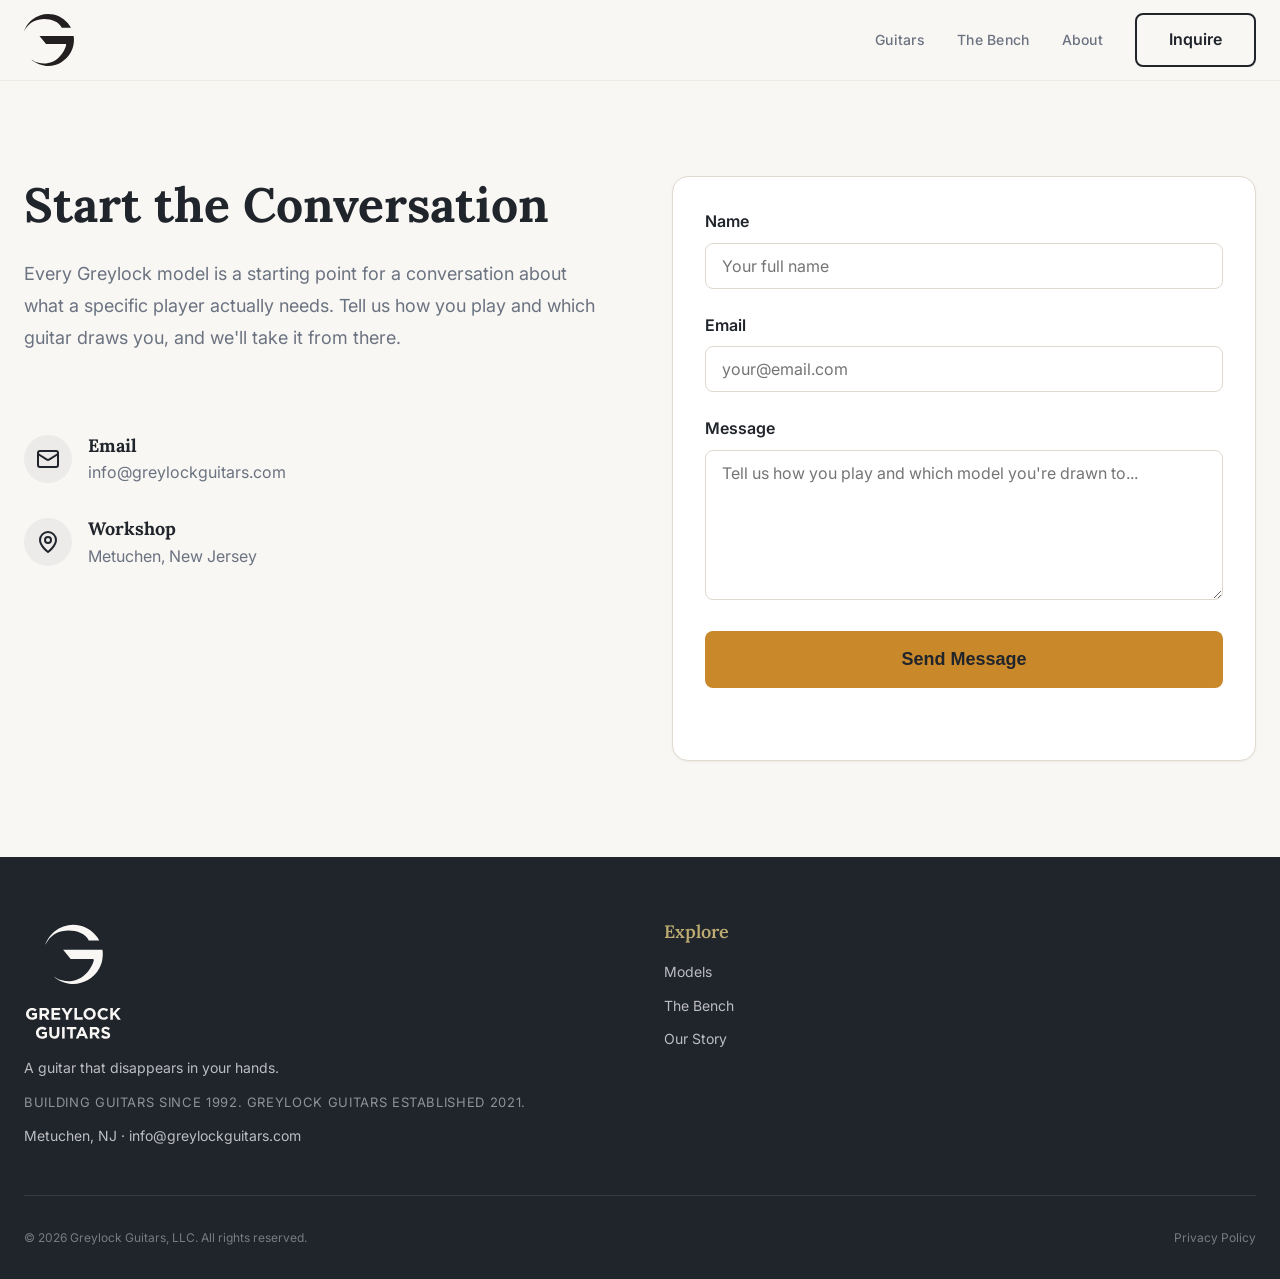
<file: contact.html>
<!DOCTYPE html>
<html lang="en">
<head>
    <meta charset="UTF-8">
    <meta name="viewport" content="width=device-width, initial-scale=1.0">
    <title>Inquire - Greylock Guitars</title>
    <link rel="preconnect" href="https://fonts.googleapis.com">
    <link rel="preconnect" href="https://fonts.gstatic.com" crossorigin>
    <link href="https://fonts.googleapis.com/css2?family=Inter:wght@300;400;500;600&family=Lora:ital,wght@0,400;0,500;0,600;0,700;1,400&display=swap" rel="stylesheet">
    <link rel="stylesheet" href="styles.css">
    <link rel="icon" href="favicon.svg" type="image/svg+xml">
    <link rel="icon" href="favicon-32.png" type="image/png" sizes="32x32">
    <link rel="icon" href="favicon.ico" sizes="48x48">
    <link rel="apple-touch-icon" href="apple-touch-icon.png">
</head>
<body>
    <!-- Navigation -->
    <nav class="nav">
        <div class="nav-container">
            <a href="index.html" class="logo"><img src="logo.svg" alt="Greylock Guitars" class="logo-img"></a>

            <div class="nav-links" id="navLinks">
                <a href="index.html#models" class="nav-link">Guitars</a>
                <a href="bench.html" class="nav-link">The Bench</a>
                <a href="about.html" class="nav-link">About</a>
                <a href="contact.html" class="btn btn-outline">Inquire</a>
            </div>

            <button class="mobile-menu-btn" id="mobileMenuBtn" aria-label="Toggle menu">
                <span class="hamburger"></span>
            </button>
        </div>
    </nav>

    <!-- Page Content -->
    <div style="padding-top: 80px;">
        <section class="section">
            <div class="container">
                <div class="contact-grid">
                    <!-- Info Side -->
                    <div class="contact-info">
                        <div>
                            <h1 style="font-size: clamp(2rem, 5vw, 3rem); font-weight: 700; margin-bottom: 1.5rem; font-family: var(--font-heading);">Start the Conversation</h1>
                            <p style="font-size: 1.125rem; color: var(--muted-foreground); margin-bottom: 3rem; line-height: 1.8;">
                                Every Greylock model is a starting point for a conversation about what a specific player actually needs. Tell us how you play and which guitar draws you, and we'll take it from there.
                            </p>
                        </div>

                        <div class="info-card">
                            <div class="info-icon">
                                <svg xmlns="http://www.w3.org/2000/svg" width="24" height="24" viewBox="0 0 24 24" fill="none" stroke="currentColor" stroke-width="2">
                                    <rect x="2" y="4" width="20" height="16" rx="2"></rect>
                                    <path d="m22 7-8.97 5.7a1.94 1.94 0 0 1-2.06 0L2 7"></path>
                                </svg>
                            </div>
                            <div class="info-content">
                                <h3>Email</h3>
                                <p>info@greylockguitars.com</p>
                            </div>
                        </div>

                        <div class="info-card">
                            <div class="info-icon">
                                <svg xmlns="http://www.w3.org/2000/svg" width="24" height="24" viewBox="0 0 24 24" fill="none" stroke="currentColor" stroke-width="2">
                                    <path d="M20 10c0 6-8 12-8 12s-8-6-8-12a8 8 0 0 1 16 0Z"></path>
                                    <circle cx="12" cy="10" r="3"></circle>
                                </svg>
                            </div>
                            <div class="info-content">
                                <h3>Workshop</h3>
                                <p>Metuchen, New Jersey</p>
                            </div>
                        </div>

                    </div>

                    <!-- Form Side -->
                    <div class="contact-form">
                        <form id="contactForm" action="https://api.web3forms.com/submit" method="POST">
                            <input type="hidden" name="access_key" value="c6c808ee-27d1-432d-9627-1335bfb1e6ac">
                            <input type="hidden" name="subject" value="New inquiry from greylockguitars.com">
                            <input type="hidden" name="from_name" value="Greylock Guitars website">
                            <input type="checkbox" name="botcheck" class="form-honeypot" tabindex="-1" autocomplete="off" aria-hidden="true">
                            <div class="form-group">
                                <label class="form-label" for="name">Name</label>
                                <input type="text" id="name" name="name" class="form-input" placeholder="Your full name" required>
                            </div>

                            <div class="form-group">
                                <label class="form-label" for="email">Email</label>
                                <input type="email" id="email" name="email" class="form-input" placeholder="your@email.com" required>
                            </div>

                            <div class="form-group">
                                <label class="form-label" for="message">Message</label>
                                <textarea id="message" name="message" class="form-textarea" placeholder="Tell us how you play and which model you're drawn to..." required></textarea>
                            </div>

                            <button type="submit" class="btn btn-primary form-submit">Send Message</button>
                            <p class="form-status" id="formStatus" role="status" aria-live="polite"></p>
                        </form>
                    </div>
                </div>
            </div>
        </section>
    </div>

    <!-- Footer -->
    <footer class="footer">
        <div class="container">
            <div class="footer-grid">
                <div>
                    <img src="logo-stacked-light.svg" alt="Greylock Guitars" class="footer-logo">
                    <p class="footer-tagline">A guitar that disappears in your hands.</p>
                    <p class="footer-established">Building guitars since 1992. Greylock Guitars established 2021.</p>
                    <p class="footer-location">Metuchen, NJ · <a href="mailto:info@greylockguitars.com">info@greylockguitars.com</a></p>
                </div>

                <div>
                    <h4 class="footer-heading">Explore</h4>
                    <ul class="footer-links">
                        <li><a href="index.html#models">Models</a></li>
                        <li><a href="bench.html">The Bench</a></li>
                        <li><a href="about.html">Our Story</a></li>
                    </ul>
                </div>
            </div>

            <div class="footer-bottom">
                <p>&copy; 2026 Greylock Guitars, LLC. All rights reserved.</p>
                <div class="footer-legal">
                    <a href="privacy.html">Privacy Policy</a>
                </div>
            </div>
        </div>
    </footer>

    <script src="script.js"></script>
</body>
</html>
</file>
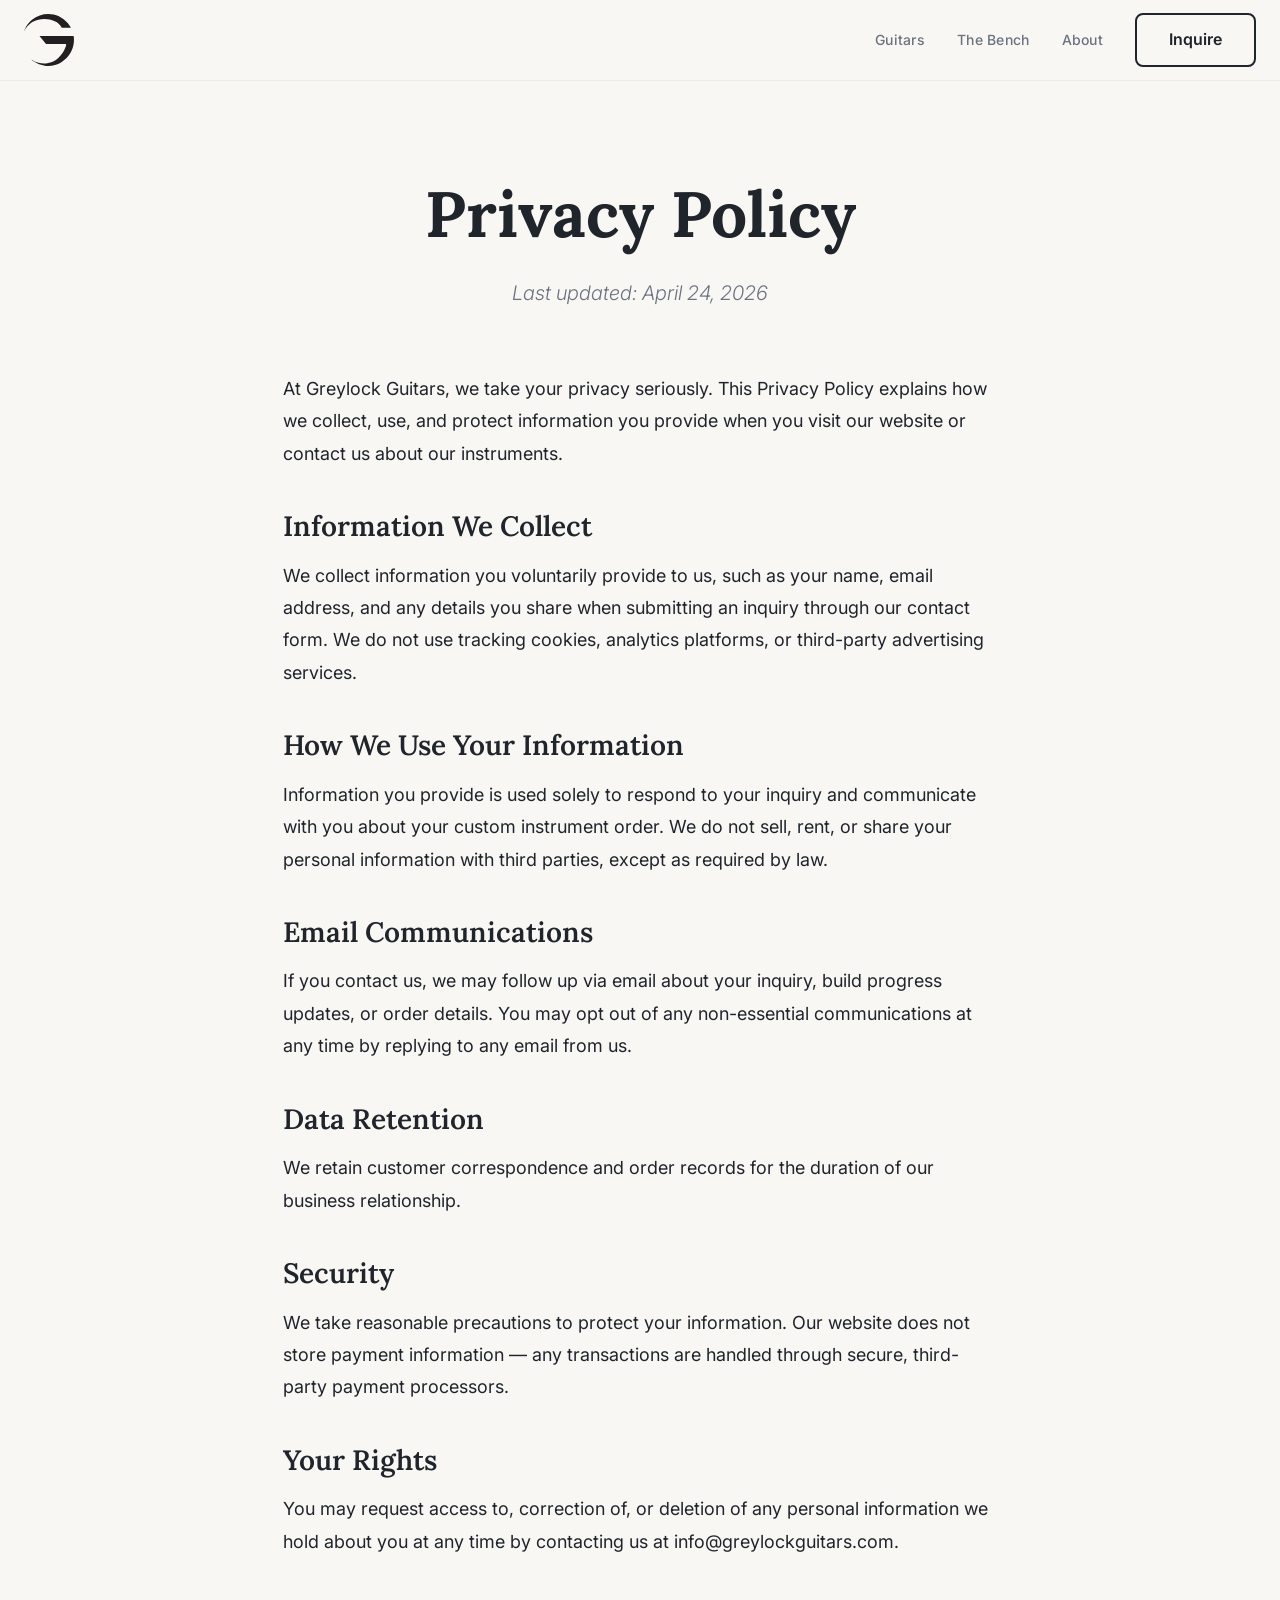
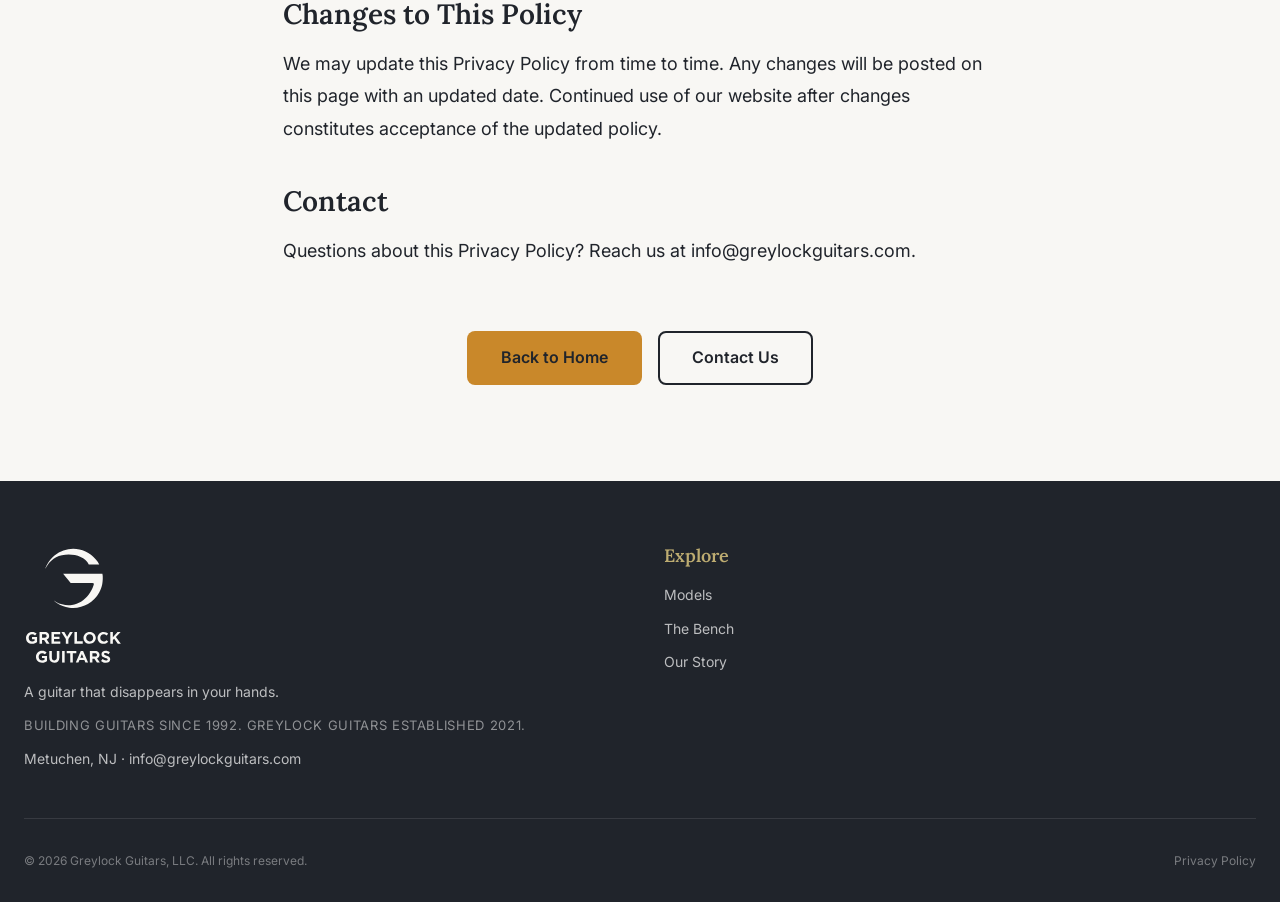
<file: privacy.html>
<!DOCTYPE html>
<html lang="en">
<head>
    <meta charset="UTF-8">
    <meta name="viewport" content="width=device-width, initial-scale=1.0">
    <title>Privacy Policy - Greylock Guitars</title>
    <link rel="preconnect" href="https://fonts.googleapis.com">
    <link rel="preconnect" href="https://fonts.gstatic.com" crossorigin>
    <link href="https://fonts.googleapis.com/css2?family=Inter:wght@300;400;500;600&family=Lora:ital,wght@0,400;0,500;0,600;0,700;1,400&display=swap" rel="stylesheet">
    <link rel="stylesheet" href="styles.css">
    <link rel="icon" href="favicon.svg" type="image/svg+xml">
    <link rel="icon" href="favicon-32.png" type="image/png" sizes="32x32">
    <link rel="icon" href="favicon.ico" sizes="48x48">
    <link rel="apple-touch-icon" href="apple-touch-icon.png">
</head>
<body>
    <!-- Navigation -->
    <nav class="nav">
        <div class="nav-container">
            <a href="index.html" class="logo"><img src="logo.svg" alt="Greylock Guitars" class="logo-img"></a>

            <div class="nav-links" id="navLinks">
                <a href="index.html#models" class="nav-link">Guitars</a>
                <a href="bench.html" class="nav-link">The Bench</a>
                <a href="about.html" class="nav-link">About</a>
                <a href="contact.html" class="btn btn-outline">Inquire</a>
            </div>

            <button class="mobile-menu-btn" id="mobileMenuBtn" aria-label="Toggle menu">
                <span class="hamburger"></span>
            </button>
        </div>
    </nav>

    <!-- Page Content -->
    <div style="padding-top: 80px;">
        <section class="section">
            <div class="container" style="max-width: 900px;">
                <div class="page-header">
                    <h1 class="page-title">Privacy Policy</h1>
                    <p class="page-subtitle">Last updated: April 24, 2026</p>
                </div>

                <div class="prose">
                    <p>
                        At Greylock Guitars, we take your privacy seriously. This Privacy Policy explains how we collect, use, and protect information you provide when you visit our website or contact us about our instruments.
                    </p>

                    <h3>Information We Collect</h3>
                    <p>
                        We collect information you voluntarily provide to us, such as your name, email address, and any details you share when submitting an inquiry through our contact form. We do not use tracking cookies, analytics platforms, or third-party advertising services.
                    </p>

                    <h3>How We Use Your Information</h3>
                    <p>
                        Information you provide is used solely to respond to your inquiry and communicate with you about your custom instrument order. We do not sell, rent, or share your personal information with third parties, except as required by law.
                    </p>

                    <h3>Email Communications</h3>
                    <p>
                        If you contact us, we may follow up via email about your inquiry, build progress updates, or order details. You may opt out of any non-essential communications at any time by replying to any email from us.
                    </p>

                    <h3>Data Retention</h3>
                    <p>
                        We retain customer correspondence and order records for the duration of our business relationship.
                    </p>

                    <h3>Security</h3>
                    <p>
                        We take reasonable precautions to protect your information. Our website does not store payment information — any transactions are handled through secure, third-party payment processors.
                    </p>

                    <h3>Your Rights</h3>
                    <p>
                        You may request access to, correction of, or deletion of any personal information we hold about you at any time by contacting us at <a href="mailto:info@greylockguitars.com">info@greylockguitars.com</a>.
                    </p>

                    <h3>Changes to This Policy</h3>
                    <p>
                        We may update this Privacy Policy from time to time. Any changes will be posted on this page with an updated date. Continued use of our website after changes constitutes acceptance of the updated policy.
                    </p>

                    <h3>Contact</h3>
                    <p>
                        Questions about this Privacy Policy? Reach us at <a href="mailto:info@greylockguitars.com">info@greylockguitars.com</a>.
                    </p>
                </div>

                <div class="page-actions">
                    <a href="index.html" class="btn btn-primary">Back to Home</a>
                    <a href="contact.html" class="btn btn-outline">Contact Us</a>
                </div>
            </div>
        </section>
    </div>

    <!-- Footer -->
    <footer class="footer">
        <div class="container">
            <div class="footer-grid">
                <div>
                    <img src="logo-stacked-light.svg" alt="Greylock Guitars" class="footer-logo">
                    <p class="footer-tagline">A guitar that disappears in your hands.</p>
                    <p class="footer-established">Building guitars since 1992. Greylock Guitars established 2021.</p>
                    <p class="footer-location">Metuchen, NJ · <a href="mailto:info@greylockguitars.com">info@greylockguitars.com</a></p>
                </div>

                <div>
                    <h4 class="footer-heading">Explore</h4>
                    <ul class="footer-links">
                        <li><a href="index.html#models">Models</a></li>
                        <li><a href="bench.html">The Bench</a></li>
                        <li><a href="about.html">Our Story</a></li>
                    </ul>
                </div>
            </div>

            <div class="footer-bottom">
                <p>&copy; 2026 Greylock Guitars, LLC. All rights reserved.</p>
                <div class="footer-legal">
                    <a href="privacy.html">Privacy Policy</a>
                </div>
            </div>
        </div>
    </footer>

    <script src="script.js"></script>
</body>
</html>
</file>
<file: styles.css>
/* ========================================
   CSS VARIABLES & RESET
   ======================================== */
:root {
    /* Brand Colors */
    --charcoal: #20242b;
    --warm-brown: #80664d;
    --vintage-amber: #e1aa48;
    --ivory: #f8f7f4;
    --cherry-red: #be283b;
    --gold: #bdac71;
    --chrome: #d6dbe0;

    /* Theme Colors */
    --background: #f8f7f4;
    --background-alt: #4d3d28;
    --foreground: #20242b;
    --primary: #20242b;
    --primary-foreground: #f8f7f4;
    --secondary: #bdac71;
    --muted: #f0ede8;
    --muted-foreground: #6b7280;
    --border: #e0d9ce;

    /* Typography */
    --font-heading: 'Lora', serif;
    --font-body: 'Inter', sans-serif;

    /* Spacing */
    --spacing-xs: 0.5rem;
    --spacing-sm: 1rem;
    --spacing-md: 1.5rem;
    --spacing-lg: 2rem;
    --spacing-xl: 3rem;
    --spacing-2xl: 4rem;

    /* Border Radius */
    --radius-sm: 0.25rem;
    --radius-md: 0.5rem;
    --radius-lg: 0.75rem;
    --radius-xl: 1rem;
}

* {
    margin: 0;
    padding: 0;
    box-sizing: border-box;
}

body {
    font-family: var(--font-body);
    background: var(--background);
    color: var(--foreground);
    line-height: 1.6;
    -webkit-font-smoothing: antialiased;
    -moz-osx-font-smoothing: grayscale;
}

h1, h2, h3, h4, h5, h6 {
    font-family: var(--font-heading);
    font-weight: 600;
    line-height: 1.2;
    letter-spacing: 0;
}

img {
    max-width: 100%;
    display: block;
}

a {
    text-decoration: none;
    color: inherit;
}

/* ========================================
   NAVIGATION
   ======================================== */
.nav {
    position: fixed;
    top: 0;
    width: 100%;
    background: rgba(248, 247, 244, 0.95);
    backdrop-filter: blur(12px);
    z-index: 1000;
    border-bottom: 1px solid rgba(224, 217, 206, 0.4);
}

.nav-container {
    max-width: 1280px;
    margin: 0 auto;
    padding: 0 1.5rem;
    display: flex;
    justify-content: space-between;
    align-items: center;
    height: 80px;
}

.logo {
    display: flex;
    align-items: center;
    transition: opacity 0.3s ease;
}

.logo:hover {
    opacity: 0.8;
}

.logo-img {
    height: 2rem;
    width: auto;
    display: block;
}

.nav-links {
    display: flex;
    align-items: center;
    gap: 2rem;
}

.nav-link {
    font-size: 0.875rem;
    font-weight: 500;
    letter-spacing: 0.02em;
    color: var(--muted-foreground);
    transition: color 0.3s ease;
    position: relative;
}

.nav-link:hover {
    color: var(--primary);
}

.nav-link.active {
    color: var(--primary);
}

.nav-link.active::after {
    content: '';
    position: absolute;
    bottom: -4px;
    left: 0;
    width: 100%;
    height: 2px;
    background: var(--primary);
}

.mobile-menu-btn {
    display: none;
    background: none;
    border: none;
    cursor: pointer;
    padding: 0.5rem;
    overflow: hidden;
}

.hamburger {
    display: block;
    width: 26px;
    height: 22px;
    position: relative;
    transition: all 0.3s ease;
}

/* Guitar strings (4 horizontal lines) with frets on edges */
.hamburger::before {
    content: '';
    position: absolute;
    width: 26px;
    height: 0.8px;
    background: var(--primary);
    left: 0;
    top: 5px;
    transition: all 0.3s ease;
    /* Additional 3 strings below */
    box-shadow:
        0 5px 0 0 var(--primary),
        0 10px 0 0 var(--primary),
        0 15px 0 0 var(--primary),
        /* Left fret */
        0 0 0 1.5px var(--primary),
        /* Right fret */
        25px 0 0 1.5px var(--primary);
}

/* Horizontal pill-shaped fret marker between strings */
.hamburger::after {
    content: '';
    position: absolute;
    width: 8px;
    height: 2.5px;
    background: var(--primary);
    left: 50%;
    top: 50%;
    transform: translate(-50%, -50%);
    border-radius: 2px;
    opacity: 0.5;
    transition: all 0.3s ease;
}

/* Active state - X for close */
.mobile-menu-btn.active .hamburger::before {
    box-shadow: none;
    width: 24px;
    height: 2px;
    top: 50%;
    transform: translateY(-50%) rotate(45deg);
}

.mobile-menu-btn.active .hamburger::after {
    width: 24px;
    height: 2px;
    border-radius: 0;
    transform: translate(-50%, -50%) rotate(-45deg);
    opacity: 1;
}

/* ========================================
   BUTTONS
   ======================================== */
.btn {
    display: inline-block;
    padding: 0.75rem 2rem;
    font-size: 1rem;
    font-weight: 600;
    text-align: center;
    border-radius: var(--radius-md);
    transition: all 0.3s ease;
    cursor: pointer;
    border: 2px solid transparent;
}

.btn-primary {
    background: #c9882a;
    color: var(--primary);
}

.btn-primary:hover {
    background: var(--vintage-amber);
    transform: translateY(-2px);
    box-shadow: 0 4px 12px rgba(201, 136, 42, 0.3);
}

.btn-secondary {
    background: transparent;
    color: var(--primary-foreground);
    border-color: var(--primary-foreground);
}

.btn-secondary:hover {
    background: var(--primary-foreground);
    color: var(--primary);
}

.btn-outline {
    background: transparent;
    color: var(--primary);
    border-color: var(--primary);
}

.btn-outline:hover {
    background: var(--primary);
    color: var(--primary-foreground);
}

.btn-ghost {
    background: transparent;
    color: var(--muted-foreground);
    padding: 0.5rem 1rem;
}

.btn-ghost:hover {
    color: var(--primary);
}

.btn-link {
    background: none;
    color: var(--secondary);
    padding: 0;
    font-size: 1.125rem;
    transition: color 0.3s ease;
}

.btn-link:hover {
    color: var(--primary-foreground);
}

.btn-text {
    background: none;
    color: var(--primary);
    padding: 0;
    font-size: 0.875rem;
    font-weight: 600;
}

.btn-text:hover {
    color: var(--secondary);
}

/* ========================================
   HERO SECTION
   ======================================== */
.hero {
    position: relative;
    height: 100vh;
    min-height: 600px;
    display: flex;
    align-items: center;
    justify-content: center;
    overflow: hidden;
    background: var(--charcoal);
}

.hero-bg {
    position: absolute;
    inset: 0;
    background-image: url('attached_assets/hero.jpg');
    background-size: cover;
    background-position: center;
    opacity: 0.5;
}

.hero-overlay {
    position: absolute;
    inset: 0;
    background: linear-gradient(to bottom, rgba(32, 36, 43, 0.5), rgba(32, 36, 43, 0.65));
    z-index: 1;
}

.hero-content {
    position: relative;
    z-index: 2;
    text-align: center;
    max-width: 900px;
    padding: 0 1.5rem;
    margin-top: 4rem;
}

.hero-title {
    font-size: clamp(2.5rem, 8vw, 4.5rem);
    font-weight: 700;
    color: white;
    margin-bottom: 1.5rem;
    line-height: 1.1;
    text-shadow: 0 2px 20px rgba(0, 0, 0, 0.5), 0 4px 40px rgba(0, 0, 0, 0.3);
}

.hero-subtitle {
    font-size: clamp(1rem, 3vw, 1.25rem);
    color: rgba(255, 255, 255, 0.95);
    margin-bottom: 2.5rem;
    font-weight: 300;
    max-width: 700px;
    margin-left: auto;
    margin-right: auto;
    text-shadow: 0 2px 15px rgba(0, 0, 0, 0.4), 0 4px 30px rgba(0, 0, 0, 0.3);
}

.hero-buttons {
    display: flex;
    flex-wrap: wrap;
    gap: 1rem;
    justify-content: center;
}

/* ========================================
   SECTIONS
   ======================================== */
.section {
    padding: 6rem 0;
}

.section-dark {
    background: var(--primary);
    color: var(--primary-foreground);
    position: relative;
    overflow: hidden;
}

.section-dark-overlay {
    position: absolute;
    inset: 0;
    background: radial-gradient(circle at center, rgba(225, 170, 72, 0.15) 0%, transparent 70%);
    pointer-events: none;
}

.container {
    max-width: 1280px;
    margin: 0 auto;
    padding: 0 1.5rem;
    position: relative;
    z-index: 1;
}

.section-header {
    text-align: center;
    margin-bottom: 4rem;
}

.section-header-flex {
    display: flex;
    justify-content: space-between;
    align-items: flex-end;
    margin-bottom: 3rem;
}

.section-title {
    font-size: clamp(2rem, 5vw, 2.5rem);
    font-weight: 700;
    color: var(--foreground);
    margin-bottom: 1rem;
}

.section-dark .section-title {
    color: var(--primary-foreground);
}

.section-title-large {
    font-size: clamp(2rem, 6vw, 3.5rem);
    font-weight: 700;
    margin-bottom: 1.5rem;
}

.section-subtitle {
    font-size: 1.125rem;
    color: var(--muted-foreground);
    max-width: 600px;
    margin: 0 auto;
}

.section-text {
    font-size: 1.125rem;
    line-height: 1.8;
    color: rgba(255, 255, 255, 0.8);
    margin-bottom: 2rem;
}

/* ========================================
   LAYOUT UTILITIES
   ======================================== */
.two-column {
    display: grid;
    grid-template-columns: 1fr 1fr;
    gap: 4rem;
    align-items: center;
}

.guitar-grid {
    display: grid;
    grid-template-columns: repeat(auto-fit, minmax(300px, 1fr));
    gap: 2rem;
}

.blog-grid {
    display: grid;
    grid-template-columns: repeat(auto-fit, minmax(300px, 1fr));
    gap: 2rem;
}

.features-grid {
    display: grid;
    gap: 2rem;
}

/* ========================================
   GUITAR CARDS
   ======================================== */
.guitar-card {
    background: white;
    border-radius: var(--radius-lg);
    overflow: hidden;
    border: 1px solid var(--border);
    transition: all 0.3s ease;
}

.guitar-card:hover {
    transform: translateY(-4px);
    box-shadow: 0 12px 24px rgba(0, 0, 0, 0.1);
    border-color: rgba(225, 170, 72, 0.5);
}

.guitar-card-image {
    display: block;
    width: 100%;
    height: 300px;
    overflow: hidden;
    background: #000;
}

.guitar-card-image img {
    width: 100%;
    height: 100%;
    object-fit: contain;
}

.guitar-card:hover .guitar-card-image img {
    transform: none;
}

/* Gallery Styles */
.gallery-container {
    position: relative;
}

.gallery-images {
    position: relative;
    width: 100%;
    height: 100%;
}

.gallery-image {
    position: absolute;
    top: 0;
    left: 0;
    width: 100%;
    height: 100%;
    object-fit: contain;
    opacity: 0;
    transition: opacity 0.5s ease;
}

.gallery-image.active {
    opacity: 1;
    position: relative;
}

.gallery-btn {
    position: absolute;
    top: 50%;
    transform: translateY(-50%);
    background: rgba(32, 36, 43, 0.7);
    color: white;
    border: none;
    width: 40px;
    height: 40px;
    border-radius: 50%;
    font-size: 1.5rem;
    cursor: pointer;
    transition: all 0.3s ease;
    z-index: 10;
    display: flex;
    align-items: center;
    justify-content: center;
    opacity: 0;
}

.gallery-container:hover .gallery-btn {
    opacity: 1;
}

.gallery-btn:hover {
    background: rgba(32, 36, 43, 0.9);
    transform: translateY(-50%) scale(1.1);
}

.gallery-prev {
    left: 10px;
}

.gallery-next {
    right: 10px;
}

.gallery-dots {
    position: absolute;
    bottom: 15px;
    left: 50%;
    transform: translateX(-50%);
    display: flex;
    gap: 8px;
    z-index: 10;
}

.gallery-dot {
    width: 8px;
    height: 8px;
    border-radius: 50%;
    background: rgba(255, 255, 255, 0.5);
    cursor: pointer;
    transition: all 0.3s ease;
    border: 1px solid rgba(255, 255, 255, 0.8);
}

.gallery-dot:hover {
    background: rgba(255, 255, 255, 0.8);
    transform: scale(1.2);
}

.gallery-dot.active {
    background: white;
    width: 24px;
    border-radius: 4px;
}

.guitar-card-content {
    padding: 1.5rem;
}

.guitar-card-title {
    font-size: 1.5rem;
    font-weight: 700;
    margin-bottom: 0.5rem;
}

.guitar-card-desc {
    color: var(--muted-foreground);
    margin-bottom: 1rem;
}

.guitar-card-price {
    font-size: 1.125rem;
    font-weight: 600;
    color: var(--primary);
    margin-bottom: 1rem;
}

/* ========================================
   FEATURE CARDS
   ======================================== */
.feature-card {
    display: flex;
    gap: 1rem;
    padding: 1.5rem;
    background: rgba(255, 255, 255, 0.05);
    border-radius: var(--radius-lg);
    backdrop-filter: blur(4px);
}

.feature-icon {
    color: var(--secondary);
    flex-shrink: 0;
}

.feature-title {
    font-size: 1.25rem;
    font-weight: 700;
    margin-bottom: 0.5rem;
}

.feature-desc {
    color: rgba(255, 255, 255, 0.7);
}

/* ========================================
   BLOG CARDS
   ======================================== */
.blog-card {
    cursor: pointer;
    transition: transform 0.3s ease;
}

.blog-card:hover {
    transform: translateY(-4px);
}

.blog-image {
    width: 100%;
    height: 250px;
    border-radius: var(--radius-lg);
    overflow: hidden;
    margin-bottom: 1rem;
}

.blog-image img {
    width: 100%;
    height: 100%;
    object-fit: cover;
    transition: transform 0.5s ease;
}

.blog-card:hover .blog-image img {
    transform: scale(1.05);
}

.blog-title {
    font-size: 1.5rem;
    font-weight: 700;
    margin-bottom: 0.5rem;
    transition: color 0.3s ease;
}

.blog-card:hover .blog-title {
    color: var(--primary);
}

.blog-excerpt {
    color: var(--muted-foreground);
    line-height: 1.6;
}

/* ========================================
   THE BENCH PAGE
   ======================================== */
.bench-page {
    background: var(--background);
}

.bench-hero {
    position: relative;
    min-height: 82vh;
    display: flex;
    align-items: flex-end;
    overflow: hidden;
    background: var(--charcoal);
    padding: 10rem 0 6rem;
}

.bench-hero-bg {
    position: absolute;
    inset: 0;
    background-image: url('attached_assets/bench.jpg');
    background-size: cover;
    background-position: center;
    transform: scale(1.02);
}

.bench-hero-overlay {
    position: absolute;
    inset: 0;
    background:
        linear-gradient(to bottom, rgba(32, 36, 43, 0.18), rgba(32, 36, 43, 0.9)),
        linear-gradient(to right, rgba(32, 36, 43, 0.86), rgba(32, 36, 43, 0.22));
}

.bench-hero-content {
    position: relative;
    z-index: 1;
    width: min(1120px, calc(100% - 3rem));
    margin: 0 auto;
    color: white;
}

.bench-kicker {
    font-size: 0.75rem;
    font-weight: 700;
    letter-spacing: 0.18em;
    text-transform: uppercase;
    color: #c9882a;
    margin-bottom: 1rem;
}

.bench-hero h1 {
    max-width: 780px;
    font-size: 5.75rem;
    line-height: 0.98;
    margin-bottom: 1.5rem;
    text-shadow: 0 4px 24px rgba(0, 0, 0, 0.45);
}

.bench-hero p:not(.bench-kicker) {
    max-width: 640px;
    color: rgba(255, 255, 255, 0.84);
    font-size: 1.2rem;
    line-height: 1.8;
}

.bench-intro-section {
    padding: 5rem 0;
    border-bottom: 1px solid var(--border);
}

.bench-intro-grid {
    display: grid;
    grid-template-columns: minmax(0, 0.9fr) minmax(0, 1.1fr);
    gap: 4rem;
    align-items: start;
}

.bench-intro-copy {
    display: grid;
    gap: 1.25rem;
    color: var(--muted-foreground);
    font-size: 1.0625rem;
    line-height: 1.8;
}

.work-gallery-section {
    padding-top: 0;
    background: var(--background);
}

.work-gallery-header {
    display: grid;
    grid-template-columns: minmax(0, 1fr) minmax(260px, 0.6fr);
    gap: 3rem;
    align-items: end;
    margin-bottom: 2.75rem;
}

.work-gallery-header > p {
    margin: 0;
    color: var(--muted-foreground);
    line-height: 1.7;
}

.work-gallery-grid {
    display: grid;
    grid-template-columns: repeat(4, minmax(0, 1fr));
    grid-auto-rows: 175px;
    gap: 0.8rem;
}

.work-gallery-item {
    display: block;
    overflow: hidden;
    background: var(--primary);
}

.work-gallery-item-wide {
    grid-column: span 2;
    grid-row: span 2;
}

.work-gallery-item-tall {
    grid-row: span 2;
}

.work-gallery-item img {
    display: block;
    width: 100%;
    height: 100%;
    object-fit: cover;
    transition: transform 500ms ease, opacity 300ms ease;
}

.work-gallery-item:hover img,
.work-gallery-item:focus-visible img {
    transform: scale(1.045);
    opacity: 0.86;
}

.work-gallery-item:focus-visible {
    outline: 2px solid var(--secondary);
    outline-offset: 3px;
}

.bench-topic-section {
    background:
        linear-gradient(180deg, rgba(240, 237, 232, 0.55), rgba(248, 247, 244, 0));
}

.bench-topic-grid {
    display: grid;
    grid-template-columns: repeat(6, 1fr);
    gap: 1rem;
}

.bench-topic-card {
    grid-column: span 2;
    min-height: 260px;
    display: flex;
    flex-direction: column;
    justify-content: space-between;
    padding: 1.5rem;
    border: 1px solid var(--border);
    border-radius: var(--radius-lg);
    background: rgba(255, 255, 255, 0.72);
    color: var(--foreground);
    transition: transform 0.3s ease, border-color 0.3s ease, box-shadow 0.3s ease;
}

.bench-topic-card.featured {
    grid-column: span 4;
    background:
        linear-gradient(rgba(32, 36, 43, 0.18), rgba(32, 36, 43, 0.88)),
        url('attached_assets/TS8_5390.jpeg');
    background-size: cover;
    background-position: center;
    color: white;
}

.bench-topic-card:hover {
    transform: translateY(-4px);
    border-color: rgba(201, 136, 42, 0.55);
    box-shadow: 0 16px 34px rgba(32, 36, 43, 0.11);
}

.bench-topic-number {
    font-size: 0.75rem;
    font-weight: 700;
    letter-spacing: 0.14em;
    color: #c9882a;
}

.bench-topic-card h3 {
    font-size: 1.8rem;
    margin-bottom: 0.75rem;
}

.bench-topic-card p {
    color: var(--muted-foreground);
}

.bench-topic-card.featured p {
    max-width: 540px;
    color: rgba(255, 255, 255, 0.78);
}

.bench-feature-section {
    padding-top: 2rem;
}

.bench-feature-grid {
    display: grid;
    grid-template-columns: minmax(0, 1.08fr) minmax(320px, 0.92fr);
    gap: 4rem;
    align-items: center;
    padding: 4rem 0;
    border-top: 1px solid var(--border);
}

.bench-feature-grid.reverse {
    grid-template-columns: minmax(320px, 0.92fr) minmax(0, 1.08fr);
}

.bench-feature-grid.reverse .bench-feature-image {
    order: 2;
}

.bench-feature-image {
    aspect-ratio: 5 / 4;
    overflow: hidden;
    border-radius: var(--radius-lg);
    background: var(--muted);
    box-shadow: 0 18px 42px rgba(32, 36, 43, 0.13);
}

.bench-feature-image img {
    width: 100%;
    height: 100%;
    object-fit: cover;
}

.bench-feature-copy h2 {
    font-size: 3.1rem;
    margin-bottom: 1.5rem;
}

.bench-feature-copy p:not(.bench-kicker) {
    color: var(--muted-foreground);
    font-size: 1.0625rem;
    line-height: 1.8;
    margin-bottom: 1.25rem;
}

.bench-principles-section {
    background: var(--primary);
    color: var(--primary-foreground);
}

.bench-principles-layout {
    display: grid;
    grid-template-columns: minmax(0, 0.85fr) minmax(0, 1.15fr);
    gap: 4rem;
}

.bench-principles-section .section-title {
    color: var(--primary-foreground);
}

.bench-principles-list {
    display: grid;
    gap: 1px;
    background: rgba(255, 255, 255, 0.14);
}

.bench-principle {
    display: grid;
    grid-template-columns: 130px 1fr;
    gap: 2rem;
    padding: 1.5rem 0;
    background: var(--primary);
}

.bench-principle span {
    color: var(--secondary);
    font-weight: 700;
}

.bench-principle p {
    color: rgba(255, 255, 255, 0.76);
}

.bench-cta {
    padding: 5rem 0;
    background:
        linear-gradient(rgba(248, 247, 244, 0.88), rgba(248, 247, 244, 0.96)),
        url('attached_assets/TS8_8857-edit.jpeg');
    background-size: cover;
    background-position: center 38%;
}

.bench-cta-inner {
    max-width: 720px;
}

.bench-cta h2 {
    font-size: 2.8rem;
    margin-bottom: 1rem;
}

.bench-cta p {
    max-width: 560px;
    color: var(--muted-foreground);
    font-size: 1.125rem;
    line-height: 1.8;
    margin-bottom: 2rem;
}

/* ========================================
   BENCH ARTICLE
   ======================================== */
.bench-article-page {
    background: var(--background);
}

.bench-article-hero {
    position: relative;
    min-height: 76vh;
    display: flex;
    align-items: flex-end;
    overflow: hidden;
    background: var(--charcoal);
    padding: 10rem 0 5rem;
}

.bench-article-hero-bg {
    position: absolute;
    inset: 0;
    background-image: url('attached_assets/guitars-plus-024.jpeg');
    background-size: cover;
    background-position: center 46%;
    transform: scale(1.02);
}

.bench-article-page-wood .bench-article-hero-bg {
    background-image: url('attached_assets/reactive-finish-detail.jpg');
    background-position: center 42%;
}

.bench-article-page-carbon .bench-article-hero-bg {
    background-image: url('attached_assets/carbon-body-reinforcement.jpg');
    background-position: center 50%;
}

.bench-article-hero-overlay {
    position: absolute;
    inset: 0;
    background:
        linear-gradient(to bottom, rgba(32, 36, 43, 0.16), rgba(32, 36, 43, 0.92)),
        linear-gradient(to right, rgba(32, 36, 43, 0.88), rgba(32, 36, 43, 0.18));
}

.bench-article-hero-content {
    position: relative;
    z-index: 1;
    width: min(980px, calc(100% - 3rem));
    margin: 0 auto;
    color: white;
}

.bench-back-link {
    display: inline-flex;
    align-items: center;
    color: rgba(255, 255, 255, 0.78);
    font-size: 0.875rem;
    font-weight: 600;
    margin-bottom: 2rem;
    transition: color 0.3s ease;
}

.bench-back-link::before {
    content: '\2190';
    margin-right: 0.5rem;
}

.bench-back-link:hover {
    color: white;
}

.bench-article-hero h1 {
    max-width: 820px;
    font-size: clamp(3rem, 8vw, 5.5rem);
    line-height: 0.98;
    margin-bottom: 1.5rem;
    text-shadow: 0 4px 24px rgba(0, 0, 0, 0.45);
}

.bench-article-hero p:not(.bench-kicker) {
    max-width: 680px;
    color: rgba(255, 255, 255, 0.84);
    font-size: 1.2rem;
    line-height: 1.8;
}

.bench-article-body {
    padding: 5.5rem 0;
}

.bench-article-shell {
    width: min(1120px, calc(100% - 3rem));
    margin: 0 auto;
    display: grid;
    grid-template-columns: 260px minmax(0, 760px);
    gap: 5rem;
    align-items: start;
}

.bench-article-aside {
    position: sticky;
    top: 7rem;
    padding-top: 0.5rem;
    border-top: 2px solid #c9882a;
}

.bench-article-aside p:not(.bench-kicker) {
    color: var(--muted-foreground);
    line-height: 1.7;
}

.bench-article-copy {
    font-size: 1.18rem;
    line-height: 1.9;
    color: #363b44;
}

.bench-article-copy p {
    margin-bottom: 1.75rem;
}

.bench-article-copy h2 {
    font-size: clamp(1.8rem, 4vw, 2.6rem);
    margin: 3.5rem 0 1.25rem;
    color: var(--foreground);
}

.bench-article-lede {
    font-family: var(--font-heading);
    font-size: clamp(1.75rem, 4vw, 2.45rem);
    line-height: 1.32;
    color: var(--foreground);
}

.bench-article-copy blockquote {
    margin: 3rem 0;
    padding: 2rem 0 2rem 2rem;
    border-left: 3px solid #c9882a;
}

.bench-article-copy blockquote p {
    margin: 0;
    font-family: var(--font-heading);
    font-size: clamp(1.8rem, 4vw, 2.7rem);
    line-height: 1.22;
    color: var(--foreground);
}

.bench-article-figure {
    margin: 3.25rem 0;
}

.bench-article-figure-wide {
    margin-top: 3rem;
}

.bench-article-figure img,
.bench-process-grid img {
    display: block;
    width: 100%;
    aspect-ratio: 16 / 10;
    object-fit: cover;
    border-radius: 8px;
    box-shadow: 0 18px 48px rgba(32, 36, 43, 0.16);
}

.bench-article-figure figcaption,
.bench-process-grid figcaption {
    margin-top: 0.85rem;
    color: var(--muted-foreground);
    font-size: 0.88rem;
    line-height: 1.6;
}

.bench-process-panel {
    margin: 4rem 0;
    padding: 2rem;
    display: grid;
    grid-template-columns: minmax(0, 0.72fr) minmax(0, 1.28fr);
    gap: 2rem;
    align-items: start;
    background: #20242b;
    color: white;
    border-radius: 8px;
}

.bench-process-copy h2 {
    margin: 0.65rem 0 1rem;
    color: white;
    font-size: clamp(1.7rem, 3vw, 2.35rem);
}

.bench-process-copy p:not(.bench-kicker) {
    margin-bottom: 0;
    color: rgba(255, 255, 255, 0.74);
    font-size: 1rem;
    line-height: 1.75;
}

.bench-process-grid {
    display: grid;
    grid-template-columns: repeat(2, minmax(0, 1fr));
    gap: 1rem;
}

.bench-process-grid img {
    box-shadow: none;
}

.bench-process-grid figcaption {
    color: rgba(255, 255, 255, 0.68);
}

.bench-process-panel-carbon {
    background:
        linear-gradient(135deg, rgba(32, 36, 43, 0.98), rgba(43, 42, 38, 0.96));
}

.bench-detail-list {
    margin: 3.5rem 0;
    display: grid;
    grid-template-columns: repeat(3, minmax(0, 1fr));
    gap: 1px;
    background: rgba(201, 136, 42, 0.3);
    border: 1px solid rgba(201, 136, 42, 0.3);
}

.bench-detail-list div {
    min-width: 0;
    padding: 1.35rem;
    background: #fbfaf7;
}

.bench-detail-list span {
    display: block;
    margin-bottom: 1rem;
    color: #c9882a;
    font-size: 0.78rem;
    font-weight: 700;
    letter-spacing: 0.14em;
}

.bench-detail-list h3 {
    margin-bottom: 0.6rem;
    color: var(--foreground);
    font-family: var(--font-heading);
    font-size: 1.25rem;
}

.bench-detail-list p {
    margin-bottom: 0;
    color: var(--muted-foreground);
    font-size: 0.95rem;
    line-height: 1.65;
}

.bench-article-next {
    padding: 5rem 0;
    background:
        linear-gradient(rgba(32, 36, 43, 0.84), rgba(32, 36, 43, 0.88)),
        url('attached_assets/DSCN0860.jpeg');
    background-size: cover;
    background-position: center;
    color: white;
}

.bench-article-page-wood .bench-article-next {
    background:
        linear-gradient(rgba(32, 36, 43, 0.84), rgba(32, 36, 43, 0.88)),
        url('attached_assets/guitars-plus-024.jpeg');
    background-size: cover;
    background-position: center 46%;
}

.bench-article-next-inner {
    max-width: 720px;
}

.bench-article-next h2 {
    font-size: clamp(2.2rem, 5vw, 3.4rem);
    margin-bottom: 1rem;
}

.bench-article-next p:not(.bench-kicker) {
    max-width: 600px;
    color: rgba(255, 255, 255, 0.78);
    font-size: 1.125rem;
    line-height: 1.8;
    margin-bottom: 2rem;
}

/* ========================================
   FOOTER
   ======================================== */
.footer {
    background: var(--primary);
    color: var(--primary-foreground);
    padding: 4rem 0 2rem;
}

.footer-grid {
    display: grid;
    grid-template-columns: repeat(auto-fit, minmax(200px, 1fr));
    gap: 3rem;
    margin-bottom: 3rem;
}

.footer-brand {
    font-family: var(--font-heading);
    font-size: 1.5rem;
    font-weight: 700;
    letter-spacing: -0.05em;
    margin-bottom: 1rem;
}

.footer-tagline {
    color: rgba(255, 255, 255, 0.7);
    font-size: 0.875rem;
    line-height: 1.6;
}

.footer-established {
    color: rgba(255, 255, 255, 0.5);
    font-size: 0.8125rem;
    letter-spacing: 0.05em;
    text-transform: uppercase;
    margin-top: 0.75rem;
}

.footer-location {
    color: rgba(255, 255, 255, 0.7);
    font-size: 0.875rem;
    margin-top: 0.75rem;
}

.footer-location a:hover {
    color: white;
}

.footer-heading {
    font-size: 1.125rem;
    font-weight: 600;
    color: var(--secondary);
    margin-bottom: 1rem;
}

.footer-links {
    list-style: none;
}

.footer-links li {
    margin-bottom: 0.5rem;
}

.footer-links a {
    color: rgba(255, 255, 255, 0.7);
    font-size: 0.875rem;
    transition: color 0.3s ease;
}

.footer-links a:hover {
    color: white;
}

.footer-contact {
    list-style: none;
}

.footer-contact li {
    display: flex;
    align-items: center;
    gap: 0.75rem;
    margin-bottom: 0.75rem;
    color: rgba(255, 255, 255, 0.7);
    font-size: 0.875rem;
}

.social-icon {
    display: inline-flex;
    padding: 0.5rem;
    border-radius: 50%;
    background: rgba(255, 255, 255, 0.05);
    color: white;
    transition: background 0.3s ease;
}

.social-icon:hover {
    background: rgba(255, 255, 255, 0.1);
}

.footer-bottom {
    border-top: 1px solid rgba(255, 255, 255, 0.1);
    padding-top: 2rem;
    display: flex;
    justify-content: space-between;
    align-items: center;
    font-size: 0.75rem;
    color: rgba(255, 255, 255, 0.4);
}

.footer-legal {
    display: flex;
    gap: 1.5rem;
}

.footer-legal a {
    transition: color 0.3s ease;
}

.footer-legal a:hover {
    color: white;
}

/* ========================================
   ANIMATIONS
   ======================================== */
@keyframes fadeIn {
    from {
        opacity: 0;
        transform: translateY(20px);
    }
    to {
        opacity: 1;
        transform: translateY(0);
    }
}

.fade-in {
    animation: fadeIn 0.8s ease-out forwards;
}

.fade-in.delay-1 {
    animation-delay: 0.2s;
    opacity: 0;
}

.fade-in.delay-2 {
    animation-delay: 0.4s;
    opacity: 0;
}

/* ========================================
   RESPONSIVE
   ======================================== */
@media (max-width: 768px) {
    .nav-links {
        position: fixed;
        top: 80px;
        left: 0;
        width: 100%;
        background: var(--background);
        flex-direction: column;
        align-items: stretch;
        padding: 1rem;
        gap: 0;
        border-bottom: 1px solid var(--border);
        box-shadow: 0 4px 12px rgba(0, 0, 0, 0.1);
        transform: translateY(-100%);
        opacity: 0;
        visibility: hidden;
        transition: all 0.3s ease;
    }

    .nav-links.active {
        transform: translateY(0);
        opacity: 1;
        visibility: visible;
    }

    .nav-link {
        padding: 1rem;
        border-radius: var(--radius-sm);
        transition: background 0.3s ease;
    }

    .nav-link:hover {
        background: var(--muted);
    }

    .mobile-menu-btn {
        display: block;
    }

    .hidden-mobile {
        display: none !important;
    }

    .two-column {
        grid-template-columns: 1fr;
        gap: 2rem;
    }

    .section-header-flex {
        flex-direction: column;
        align-items: flex-start;
        gap: 1rem;
    }

    .bench-hero {
        min-height: 720px;
        padding: 8rem 0 4rem;
    }

    .bench-hero h1 {
        font-size: 4rem;
    }

    .bench-hero p:not(.bench-kicker) {
        font-size: 1.05rem;
    }

    .bench-feature-copy h2,
    .bench-cta h2 {
        font-size: 2.35rem;
    }

    .bench-hero-overlay {
        background: linear-gradient(to bottom, rgba(32, 36, 43, 0.24), rgba(32, 36, 43, 0.92));
    }

    .bench-intro-grid,
    .work-gallery-header,
    .bench-feature-grid,
    .bench-feature-grid.reverse,
    .bench-principles-layout,
    .bench-article-shell {
        grid-template-columns: 1fr;
        gap: 2rem;
    }

    .bench-article-hero {
        min-height: 700px;
        padding: 8rem 0 4rem;
    }

    .bench-article-aside {
        position: static;
    }

    .bench-article-body {
        padding: 4rem 0;
    }

    .bench-process-panel,
    .bench-process-grid,
    .bench-detail-list {
        grid-template-columns: 1fr;
    }

    .bench-process-panel {
        padding: 1.35rem;
        margin: 3rem 0;
    }

    .bench-topic-grid {
        grid-template-columns: 1fr;
    }

    .work-gallery-grid {
        grid-template-columns: repeat(3, minmax(0, 1fr));
        grid-auto-rows: 150px;
    }

    .bench-topic-card,
    .bench-topic-card.featured {
        grid-column: auto;
        min-height: 220px;
    }

    .bench-feature-grid.reverse .bench-feature-image {
        order: 0;
    }

    .bench-principle {
        grid-template-columns: 1fr;
        gap: 0.5rem;
    }

    .hero-buttons {
        flex-direction: column;
        width: 100%;
    }

    .hero-buttons .btn {
        width: 100%;
    }

    .footer-bottom {
        flex-direction: column;
        gap: 1rem;
        text-align: center;
    }

    .footer-legal {
        flex-direction: column;
        gap: 0.5rem;
    }
}

@media (max-width: 480px) {
    .section {
        padding: 3rem 0;
    }

    .bench-hero h1 {
        font-size: 2.75rem;
    }

    .bench-topic-card h3 {
        font-size: 1.5rem;
    }

    .bench-feature-copy h2,
    .bench-cta h2 {
        font-size: 2rem;
    }

    .bench-article-hero h1 {
        font-size: 2.7rem;
    }

    .bench-article-copy {
        font-size: 1.0625rem;
    }

    .bench-article-figure,
    .bench-detail-list {
        margin: 2.5rem 0;
    }

    .bench-intro-section,
    .work-gallery-section,
    .bench-cta {
        padding: 3rem 0;
    }

    .work-gallery-section {
        padding-top: 0;
    }

    .work-gallery-grid {
        grid-template-columns: repeat(2, minmax(0, 1fr));
        grid-auto-rows: 140px;
        gap: 0.55rem;
    }

    .bench-feature-grid {
        padding: 3rem 0;
    }

    .guitar-grid,
    .blog-grid {
        grid-template-columns: 1fr;
    }
}

/* ========================================
   LIGHTBOX MODAL
   ======================================== */
.lightbox {
    display: none;
    position: fixed;
    top: 0;
    left: 0;
    width: 100%;
    height: 100%;
    background: rgba(0, 0, 0, 0.95);
    z-index: 9999;
    justify-content: center;
    align-items: center;
}

.lightbox.active {
    display: flex;
}

.lightbox-content {
    position: relative;
    width: 100%;
    height: 100%;
    display: flex;
    align-items: center;
    justify-content: center;
    padding: 100px 120px;
}

.lightbox-image {
    max-width: 100%;
    max-height: 100%;
    width: auto;
    height: auto;
    object-fit: contain;
    border-radius: var(--radius-md);
}

.lightbox-close {
    position: absolute;
    top: 20px;
    right: 20px;
    background: rgba(255, 255, 255, 0.1);
    color: white;
    border: 2px solid white;
    width: 50px;
    height: 50px;
    border-radius: 50%;
    font-size: 2rem;
    cursor: pointer;
    display: flex;
    align-items: center;
    justify-content: center;
    transition: all 0.3s ease;
    z-index: 10000;
}

.lightbox-close:hover {
    background: rgba(255, 255, 255, 0.2);
    transform: rotate(90deg);
}

.lightbox-prev,
.lightbox-next {
    position: absolute;
    top: 50%;
    transform: translateY(-50%);
    background: rgba(255, 255, 255, 0.1);
    color: white;
    border: 2px solid white;
    width: 60px;
    height: 60px;
    border-radius: 50%;
    font-size: 2rem;
    cursor: pointer;
    transition: all 0.3s ease;
    display: flex;
    align-items: center;
    justify-content: center;
}

.lightbox-prev {
    left: 30px;
}

.lightbox-next {
    right: 30px;
}

.lightbox-prev:hover,
.lightbox-next:hover {
    background: rgba(255, 255, 255, 0.2);
    transform: translateY(-50%) scale(1.1);
}

.lightbox-counter {
    position: absolute;
    bottom: 30px;
    left: 50%;
    transform: translateX(-50%);
    background: rgba(0, 0, 0, 0.7);
    color: white;
    padding: 0.5rem 1.5rem;
    border-radius: 2rem;
    font-size: 1rem;
    border: 1px solid rgba(255, 255, 255, 0.3);
}

/* Make gallery images clickable */
.gallery-image {
    cursor: pointer;
}

@media (max-width: 768px) {
    .lightbox-content {
        padding: 80px 70px;
    }

    .lightbox-prev {
        left: 10px;
        width: 50px;
        height: 50px;
    }

    .lightbox-next {
        right: 10px;
        width: 50px;
        height: 50px;
    }

    .lightbox-close {
        top: 10px;
        right: 10px;
        width: 40px;
        height: 40px;
    }
}

@media (max-width: 480px) {
    .lightbox-content {
        padding: 60px 20px;
    }
}

/* ========================================
   ABOUT PAGE STYLES
   ======================================== */
.page-header {
    text-align: center;
    margin-bottom: 4rem;
}

.page-title {
    font-size: clamp(2.5rem, 8vw, 4rem);
    font-weight: 700;
    margin-bottom: 1.5rem;
}

.page-subtitle {
    font-size: 1.25rem;
    color: var(--muted-foreground);
    font-style: italic;
    font-weight: 300;
}

.hero-image {
    width: 100%;
    aspect-ratio: 16 / 9;
    border-radius: var(--radius-xl);
    overflow: hidden;
    margin-bottom: 4rem;
    box-shadow: 0 8px 24px rgba(0, 0, 0, 0.1);
}

.hero-image img {
    width: 100%;
    height: 100%;
    object-fit: cover;
}

.prose {
    max-width: 65ch;
    margin: 0 auto;
    font-size: 1.125rem;
    line-height: 1.8;
    color: var(--foreground);
}

.prose h3 {
    font-size: 1.75rem;
    margin-top: 2.5rem;
    margin-bottom: 1rem;
}

.prose p {
    margin-bottom: 1.5rem;
}

.page-actions {
    margin-top: 4rem;
    text-align: center;
    display: flex;
    gap: 1rem;
    justify-content: center;
    flex-wrap: wrap;
}

/* ========================================
   CONTACT PAGE STYLES
   ======================================== */
.contact-grid {
    display: grid;
    grid-template-columns: 1fr 1fr;
    gap: 4rem;
}

.contact-info {
    display: flex;
    flex-direction: column;
    gap: 2rem;
}

.info-card {
    display: flex;
    gap: 1rem;
}

.info-icon {
    background: rgba(32, 36, 43, 0.05);
    padding: 0.75rem;
    border-radius: 50%;
    color: var(--primary);
    width: 48px;
    height: 48px;
    display: flex;
    align-items: center;
    justify-content: center;
    flex-shrink: 0;
}

.info-content h3 {
    font-size: 1.125rem;
    font-weight: 700;
    margin-bottom: 0.25rem;
}

.info-content p {
    color: var(--muted-foreground);
}

.info-content .info-note {
    font-size: 0.875rem;
    color: var(--muted-foreground);
    margin-top: 0.25rem;
}

.contact-form {
    background: white;
    padding: 2rem;
    border-radius: var(--radius-xl);
    box-shadow: 0 1px 3px rgba(0, 0, 0, 0.05);
    border: 1px solid var(--border);
}

.form-group {
    margin-bottom: 1.5rem;
}

.form-label {
    display: block;
    font-weight: 600;
    margin-bottom: 0.5rem;
    color: var(--foreground);
}

.form-input,
.form-select,
.form-textarea {
    width: 100%;
    padding: 0.75rem 1rem;
    font-size: 1rem;
    font-family: var(--font-body);
    border: 1px solid var(--border);
    border-radius: var(--radius-md);
    background: white;
    transition: border-color 0.3s ease, box-shadow 0.3s ease;
}

.form-input:focus,
.form-select:focus,
.form-textarea:focus {
    outline: none;
    border-color: var(--primary);
    box-shadow: 0 0 0 3px rgba(32, 36, 43, 0.1);
}

.form-textarea {
    min-height: 150px;
    resize: vertical;
}

.form-submit {
    width: 100%;
    padding: 1rem;
    font-size: 1.125rem;
    font-weight: 600;
}

@media (max-width: 768px) {
    .contact-grid {
        grid-template-columns: 1fr;
        gap: 2rem;
    }
}

/* ========================================
   MODEL PAGES + ABOUT ADDITIONS
   ======================================== */
.model-crumb { margin-bottom: 2rem; font-size: 0.95rem; }
.model-crumb a { color: var(--muted-foreground); text-decoration: none; }
.model-crumb a:hover { color: var(--foreground); }

.model-layout {
    display: grid;
    grid-template-columns: minmax(0, 1fr) minmax(0, 1fr);
    gap: 4rem;
    align-items: start;
}
.model-media {
    position: sticky;
    top: 100px;
    height: min(80vh, 760px);
    background: #000;
    border-radius: var(--radius-lg);
    overflow: hidden;
}
.model-media .gallery-images { height: 100%; }
.model-media .gallery-image { height: 100%; object-fit: contain; cursor: zoom-in; }
.model-media .gallery-image.active { position: absolute; }
.model-media .gallery-dots { z-index: 3; }

.photo-placeholder, .card-placeholder {
    display: flex; flex-direction: column; align-items: center; justify-content: center;
    gap: 0.5rem; text-align: center;
    background: linear-gradient(160deg, #2a2f38 0%, #20242b 60%, #171a20 100%);
    color: var(--ivory);
}
.photo-placeholder-name, .card-placeholder span {
    font-family: var(--font-heading); font-size: 2rem; letter-spacing: 0.04em; color: var(--vintage-amber);
}
.photo-placeholder-note, .card-placeholder small {
    font-size: 0.8rem; letter-spacing: 0.14em; text-transform: uppercase; opacity: 0.6;
}
.card-placeholder { width: 100%; height: 100%; }

.model-kind { text-transform: uppercase; letter-spacing: 0.16em; font-size: 0.8rem; color: #c9882a; margin-bottom: 0.75rem; font-weight: 600; }
.model-title { font-size: clamp(2.5rem, 6vw, 3.75rem); margin-bottom: 1rem; }
.model-oneliner { font-family: var(--font-heading); font-size: 1.35rem; line-height: 1.45; color: var(--foreground); margin-bottom: 2rem; padding-bottom: 2rem; border-bottom: 1px solid var(--border); }
.model-copy p { font-size: 1.075rem; line-height: 1.8; margin-bottom: 1.4rem; }
.model-copy .model-oneliner { font-size: 1.35rem; line-height: 1.45; }
.model-tagline { font-family: var(--font-heading); font-style: italic; font-size: 1.25rem; color: #c9882a; margin-top: 2.5rem; }
.model-actions { display: flex; gap: 1rem; flex-wrap: wrap; margin-top: 2rem; }

.model-pager { display: flex; justify-content: space-between; gap: 1rem; margin-top: 5rem; padding-top: 2rem; border-top: 1px solid var(--border); }
.model-pager a { color: var(--foreground); text-decoration: none; font-family: var(--font-heading); font-size: 1.1rem; }
.model-pager a:hover { color: #c9882a; }

.prose .prose-lede { font-family: var(--font-heading); font-size: 1.4rem; line-height: 1.6; margin-bottom: 2rem; }
.prose .model-tagline { text-align: center; margin-top: 3.5rem; }
.pull-quote { margin: 3rem 0; padding: 1.5rem 0 1.5rem 2rem; border-left: 3px solid #c9882a; }
.pull-quote p { margin: 0; font-family: var(--font-heading); font-size: clamp(1.4rem, 3vw, 1.85rem); line-height: 1.4; font-style: italic; }

@media (max-width: 860px) {
    .model-layout { grid-template-columns: 1fr; gap: 2rem; }
    .model-media { position: relative; top: 0; height: 70vh; }
}

#models { scroll-margin-top: 80px; }

/* Bench hero with portrait photo */
.bench-hero--photo { min-height: 0; align-items: center; padding: 8rem 0 5rem; }
.bench-hero--photo .bench-hero-content { display: grid; grid-template-columns: minmax(0, 1.05fr) minmax(0, 0.95fr); gap: 4rem; align-items: center; }
.bench-hero--photo h1 { font-size: clamp(2.75rem, 5vw, 4.75rem); }
.bench-hero-photo { margin: 0; border-radius: var(--radius-lg); overflow: hidden; box-shadow: 0 20px 48px rgba(0, 0, 0, 0.45); max-height: 80vh; }
.bench-hero-photo img { display: block; width: 100%; height: 100%; max-height: 80vh; object-fit: cover; object-position: center 35%; }
@media (max-width: 860px) {
    .bench-hero--photo { padding: 7rem 0 3.5rem; }
    .bench-hero--photo .bench-hero-content { grid-template-columns: 1fr; gap: 2.5rem; }
    .bench-hero-photo, .bench-hero-photo img { max-height: none; }
}

/* Plain bench article hero + model electronics */
.bench-article-page-plain .bench-article-hero { min-height: 0; padding: 9rem 0 4rem; }
.bench-article-page-plain .bench-article-hero h1 { font-size: clamp(2.5rem, 6vw, 4.5rem); }
.bench-article-more { padding: 0 0 5.5rem; }
.model-electronics { margin-top: 5rem; padding-top: 3rem; border-top: 1px solid var(--border); }
.model-electronics-title { font-size: 1.75rem; margin-bottom: 1.5rem; }
.model-electronics-grid { display: grid; grid-template-columns: minmax(0, 0.8fr) minmax(0, 1.2fr); gap: 4rem; align-items: start; }
.model-specs { margin: 0; display: grid; gap: 0; border-top: 1px solid var(--border); }
.model-specs > div { display: grid; grid-template-columns: 9rem minmax(0, 1fr); gap: 1rem; padding: 1rem 0; border-bottom: 1px solid var(--border); }
.model-specs dt { font-size: 0.8rem; font-weight: 600; letter-spacing: 0.1em; text-transform: uppercase; color: #c9882a; padding-top: 0.2rem; }
.model-specs dd { margin: 0; line-height: 1.5; }
.model-electronics-copy p { font-size: 1.075rem; line-height: 1.8; margin-bottom: 1.25rem; }
@media (max-width: 860px) {
    .model-electronics-grid { grid-template-columns: 1fr; gap: 2rem; }
    .model-specs > div { grid-template-columns: 1fr; gap: 0.25rem; }
}

/* Built to order */
.order-band { padding: 5.5rem 0; background: var(--muted); border-top: 1px solid var(--border); border-bottom: 1px solid var(--border); }
.order-band-inner { max-width: 760px; margin: 0 auto; text-align: center; }
.order-band-title { font-size: clamp(2rem, 5vw, 3.25rem); line-height: 1.1; margin-bottom: 1.25rem; }
.order-band-text { font-size: 1.15rem; line-height: 1.8; color: var(--muted-foreground); margin-bottom: 2rem; }
.model-order { margin-top: 2.5rem; padding: 1.5rem 1.75rem; border: 1px solid var(--border); border-left: 3px solid #c9882a; border-radius: var(--radius-md); background: var(--muted); }
.model-order .bench-kicker { margin-bottom: 0.5rem; }
.model-copy .model-order p:not(.bench-kicker) { margin: 0; font-size: 1.05rem; line-height: 1.7; }

/* Contact form status + honeypot */
.form-honeypot { position: absolute; left: -9999px; width: 1px; height: 1px; opacity: 0; }
.form-status { margin-top: 1rem; font-size: 0.95rem; line-height: 1.5; min-height: 1.5rem; color: var(--muted-foreground); }
.form-status.success { color: #2f6b3f; }
.form-status.error { color: var(--cherry-red); }

/* Specifications */
.model-specs-wide { grid-template-columns: repeat(2, minmax(0, 1fr)); grid-template-rows: repeat(3, auto); grid-auto-flow: column; column-gap: 4rem; }
.model-specs-section + .model-electronics { margin-top: 3rem; }
@media (max-width: 860px) { .model-specs-wide { grid-template-columns: 1fr; grid-template-rows: none; grid-auto-flow: row; } }

.model-trademark { margin-top: 1rem; font-size: 0.8rem; color: var(--muted-foreground); }

/* About hero split */
.about-hero { display: grid; grid-template-columns: minmax(0, 1.1fr) minmax(0, 0.9fr); gap: 4rem; align-items: center; margin-bottom: 4rem; }
.about-hero .page-title { text-align: left; margin-bottom: 1.5rem; }
.about-lede { font-family: var(--font-heading); font-size: 1.35rem; line-height: 1.6; color: var(--foreground); }
.about-hero-photo { margin: 0; border-radius: var(--radius-xl); overflow: hidden; box-shadow: 0 8px 24px rgba(0, 0, 0, 0.1); max-height: 680px; }
.about-hero-photo img { display: block; width: 100%; height: 100%; max-height: 680px; object-fit: cover; object-position: center 35%; }
@media (max-width: 860px) { .about-hero { grid-template-columns: 1fr; gap: 2rem; } .about-hero-photo, .about-hero-photo img { max-height: none; } }

/* Bench hero collage */
.bench-hero--photo .bench-hero-content { grid-template-columns: minmax(0, 0.8fr) minmax(0, 1.2fr); }
.bench-collage { display: grid; grid-template-columns: repeat(3, minmax(0, 1fr)); gap: 10px; align-items: stretch; }
.bench-collage-col { display: flex; flex-direction: column; gap: 10px; }
.bench-collage figure { position: relative; margin: 0; overflow: hidden; border-radius: var(--radius-md); background: #000; box-shadow: 0 10px 24px rgba(0, 0, 0, 0.4); }
.bench-collage figure.grow { flex: 1 1 auto; }
.bench-collage figure img { position: absolute; inset: 0; width: 100%; height: 100%; object-fit: cover; }
@media (max-width: 860px) { .bench-collage { gap: 6px; } .bench-collage-col { gap: 6px; } }
@media (max-width: 860px) { .bench-hero--photo .bench-hero-content { grid-template-columns: 1fr; } }

/* Bench hero: three-photo collage */
.bench-collage-trio { grid-template-columns: minmax(0, 1.71fr) minmax(0, 1fr); max-width: 560px; justify-self: end; width: 100%; }
.bench-collage-trio .trio-tall { align-self: stretch; min-height: 0; }
@media (max-width: 860px) { .bench-collage-trio { max-width: none; justify-self: stretch; } }

/* Bench hero uses the single bench photo again; About carries the collage */
.bench-hero--photo .bench-hero-content { grid-template-columns: minmax(0, 1.05fr) minmax(0, 0.95fr); }
@media (max-width: 860px) { .bench-hero--photo .bench-hero-content { grid-template-columns: 1fr; } }
.about-hero .bench-collage-trio { justify-self: end; }

/* Home hero: split layout, text panel + clean photo */
.hero--split { display: grid; grid-template-columns: minmax(0, 0.95fr) minmax(0, 1.05fr); height: auto; min-height: 0; padding-top: 80px; align-items: stretch; justify-content: stretch; background: var(--charcoal); }
.hero--split .hero-content { text-align: left; max-width: none; margin: 0; padding: 4rem clamp(1.5rem, 5vw, 5rem); display: flex; flex-direction: column; justify-content: center; align-items: flex-start; }
.hero--split .hero-title { font-size: clamp(2.5rem, 4.4vw, 4.25rem); text-shadow: none; }
.hero--split .hero-subtitle { margin-left: 0; margin-right: 0; text-shadow: none; color: rgba(255,255,255,0.85); }
.hero--split .hero-buttons { justify-content: flex-start; }
.hero--split .hero-photo { margin: 0; min-height: min(78vh, 760px); position: relative; }
.hero--split .hero-photo img { position: absolute; inset: 0; width: 100%; height: 100%; object-fit: cover; object-position: 50% 55%; display: block; }
@media (max-width: 860px) {
  .hero--split { grid-template-columns: 1fr; }
  .hero--split .hero-photo { min-height: 0; aspect-ratio: 4 / 3; order: -1; }
  .hero--split .hero-content { padding: 2.5rem 1.5rem 3rem; }
}

/* Logo: G mark in nav, stacked lockup in hero and footer */
.logo-img { height: 3.25rem; }
.footer-logo { display: block; height: 7.5rem; width: auto; margin-bottom: 1rem; }
.hero-logo { display: block; height: clamp(5.5rem, 11vw, 8rem); width: auto; margin-bottom: 2rem; }

/* Article photo that is much wider than 16:10 keeps its natural shape */
.bench-article-figure--natural img { aspect-ratio: auto; height: auto; }

/* Hidden carousel slides must not catch clicks meant for the visible photo */
.gallery-image:not(.active) { pointer-events: none; }
</file>
